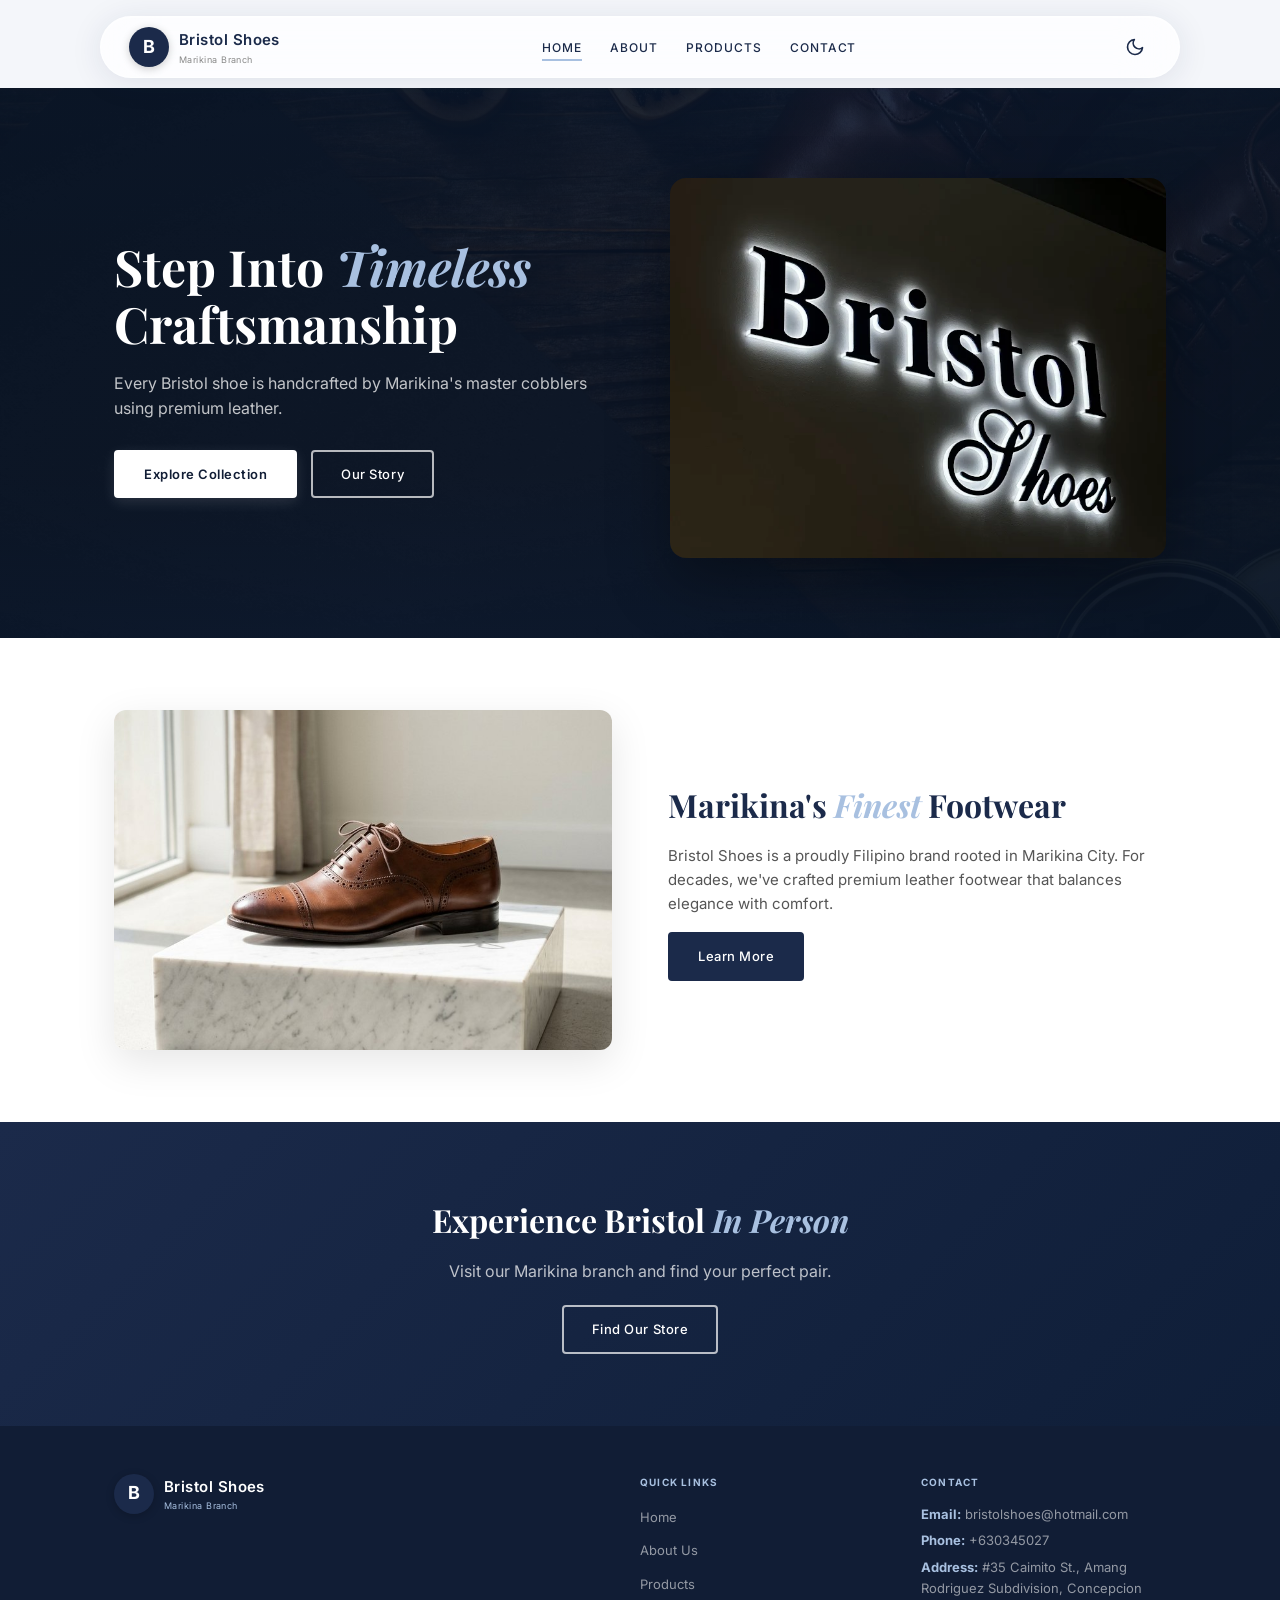
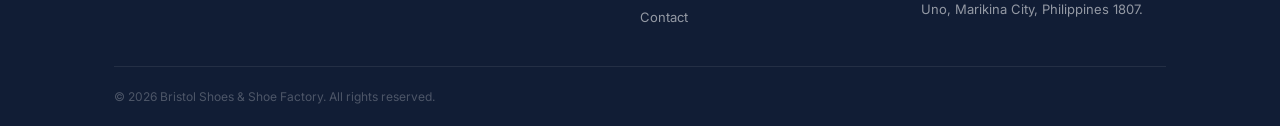
<file: index.html>
<!DOCTYPE html>
<html lang="en">
<head>
    <!--
        Lahat ng nasa loob ng <head> ay HINDI nakikita ng user.
        Pero super important ito kasi dito naka-load ang fonts, stylesheets,
        meta data, at analytics. Think of it as the backstage ng website naten.
    -->
    <!--
        GOOGLE ANALYTICS (Google Tag Manager)
        Purpose: Para malaman naten kung ilan ang nag-visit ng site, anong page
        ang pinakamaraming tinitingnan, san galing ang visitors, etc.
        async = ibig sabihin, nilo-load ito sa background habang naglo-load ang page.
        Kaya hindi nito pine-pause ang website load speed magaling siyang multitask.
        G-ZRHDGZWT0E = unique tracking ID ng Bristol Shoes website naten.
    -->
    <script async src="https://www.googletagmanager.com/gtag/js?id=G-ZRHDGZWT0E"></script>
    <script>
        window.dataLayer = window.dataLayer || [];
        function gtag() { dataLayer.push(arguments); } 
        gtag('js', new Date());         
        gtag('config', 'G-ZRHDGZWT0E'); 
    </script>
    
    <meta charset="UTF-8">
    <meta name="viewport" content="width=device-width, initial-scale=1.0">
    <meta name="description" content="Bristol Shoes Marikina - Handcrafted leather shoes for men and women.">

    <!-- Browser tab title ito ang nakikita sa tab ng browser at sa Google search results bilang page name. -->
    <title>Bristol Shoes Marikina - Home</title>

    <!--
        Favicon yung maliit na icon sa browser tab sa tabi ng page title.
        Ginagamit naten ang SVG format kasi scalable siya hindi mag-blurry kahit anong size.
    -->
    <link rel="icon" type="image/svg+xml" href="images/favicon.svg">

    <!--
        External CSS dito nilo-load ang style.css naten.
        "External" = separate file ang CSS, hindi inline inside the HTML.
        Mas organized kasi naka-separate ang structure (HTML) at design (CSS).
        rel="stylesheet" = sinasabi sa browser na CSS file ito, hindi ibang link.
    -->
    <link rel="stylesheet" href="css/style.css">
</head>

<body>
    <!--
        Lahat ng nakikita ng user sa screen ay nasa loob ng <body>.
        Ginagamit naten ang "semantic HTML"  ibig sabihin gumagamit tayo ng
        <nav>, <section>, <footer> etc. na may meaning, hindi lang generic <div>.
        Mas naiintindihan ng Google at screen readers ang semantic HTML.
    -->

    <!-- NAVIGATION BAR
         Ito ang top bar na lagi nakikita ng user kahit mag-scroll siya.
         "Fixed" ang positioning nito kaya hindi ito nawawala sa view.
         Gamit naten ang <nav> na semantic tag para malaman ng screen readers
         na navigation links ito, hindi ordinary content. -->
    <nav>
        <div class="wrap">
            <!--
                Logo naka-wrap sa <a href="index.html"> para pag clinick,
                bumabalik sa homepage. .logo-icon = yung bilog na "B",
                .logo-name = yung text na "Bristol Shoes".
                Pag clinick ang buong logo, pareho silang clickable.
            -->
            <a href="index.html" class="logo">
                <div class="logo-icon">B</div>
                <div>
                    <span class="logo-name">Bristol Shoes</span>
                    <span class="logo-sub">Marikina Branch</span>
                </div>
            </a>

            <!--
                Desktop navigation links visible lang ito sa malaking screens (tablets, laptops, desktops).
                Sa mobile, tinatago to ng CSS at gagawing hamburger menu.
                class="active" sa "Home" = nag-hi-highlight ito ng current page link
                para malaman ng user kung nasaan siya ngayon sa website.
            -->
            <ul class="nav-links">
                <li><a href="index.html" class="active">Home</a></li>
                <li><a href="about.html">About</a></li>
                <li><a href="products.html">Products</a></li>
                <li><a href="contact.html">Contact</a></li>
            </ul>

            <!-- Right side ng navbar: theme toggle button + hamburger button -->
            <div style="display: flex; align-items: center; gap: 8px;">
                <!--
                    THEME TOGGLE BUTTON
                    Pag clinick, mag-s-switch ang site from Light Mode to Dark Mode (or vice versa).
                    Walang hardcoded icon dito sa HTML si theme.js ang maglalagay ng ☀️/🌙 icon dynamically.
                    Ginawakoto para mas malinis ang HTML code.
                    Naaalaladin niya ang pinili ng user via localStorage para kahit mag-refresh ka, Hindi mare-reset.
                -->
                <button id="theme-toggle" class="theme-nav-btn" aria-label="Toggle Theme"></button>

                <!--
                    HAMBURGER MENU BUTTON visible ONLY on mobile screens.
                    Yung tatlong <span> = tatlong horizontal lines na kinakatawan ng ≡ (hamburger icon).
                    Pag clinick, si scroll.js ang nagda-detect at nag-a-add ng "open" class
                    sa mobile menu para lumabas siya sa screen.
                    aria-expanded="false" = sinasabi sa screen readers na naka-close pa ang menu.
                -->
                <button class="nav-toggle" id="nav-toggle" aria-label="Menu" aria-expanded="false">
                    <span></span><span></span><span></span>
                </button>
            </div>
        </div>
    </nav>

    <!-- MOBILE NAVIGATION DROPDOWN
         Ito ang hidden menu na lumalabas pag clinick ang hamburger button sa mobile.
         By default, invisible ito (CSS hides it using opacity:0 and pointer-events:none).
         Si scroll.js ang naglalagay ng class="open" para ilabas ito,
         at tinatanggal ang class para itago ulit. -->
    <div class="mobile-nav-menu" id="mobile-nav-menu">
        <a href="index.html" class="active">Home</a>
        <a href="about.html">About</a>
        <a href="products.html">Products</a>
        <a href="contact.html">Contact</a>
    </div>

    <!-- ============================================================
         HERO SECTION
         Ito ang pinaka-unang makikita ng visitor pag nag-land sa site.
         Ang goal: agad malaman ng user kung ano ang binibenta naten + i-hook sila.
         Laman: big headline, short description, at dalawang call-to-action (CTA) buttons.
         Importante ang hero section kasi ito ang "first impression" ng site.
         ============================================================ -->
    <section class="hero">
        <div class="wrap">
            <div class="hero-text">
                <!--
                    <h1> = pinaka-importanteng heading sa buong page.
                    Rule: ISA LANG dapat ang <h1> per page.
                    Ito ang pinaka-binabasa ng Google para malaman kung ano ang topic ng page.
                    <em> = emphasis tag, nag-i-italicize ng word para sa visual effect.
                -->
                <h1>Step Into <em>Timeless</em> Craftsmanship</h1>
                <p>Every Bristol shoe is handcrafted by Marikina's master cobblers using premium leather.</p>

                <div class="hero-btns">
                    <!-- .btn = solid filled button (dark background). .btn-outline = transparent button with border. -->
                    <a href="products.html" class="btn">Explore Collection</a>
                    <a href="about.html" class="btn-outline">Our Story</a>
                </div>
            </div>

            <div class="hero-img">
                <img src="images/Bristol.png" alt="Bristol handcrafted leather shoes">
            </div>
        </div>
    </section>

    <!-- ABOUT PREVIEW SECTION
         Hindi ito yung full about page sneak peek lang ito.
         Two-column layout: image sa kaliwa, text sa kanan.
         Purpose nito mabigyan ng background story ang brand at i-guide ang user
         papunta sa full About page via "Learn More" button. -->
    <section class="section-white">
        <div class="wrap two-col">
            <div class="col">
                <img src="images/premium_oxford.jpg" alt="Premium brown leather oxford shoe on marble">
            </div>
            <div class="col">
                <h2>Marikina's <em>Finest</em> Footwear</h2>
                <p>Bristol Shoes is a proudly Filipino brand rooted in Marikina City. For decades, we've crafted premium
                    leather footwear that balances elegance with comfort.</p>
                <a href="about.html" class="btn">Learn More</a>
            </div>
        </div>
    </section>


    <!-- CALL TO ACTION (CTA) SECTION
         Dark navy background na may malaking text at button.
         Purpose neto i-convince ang user na puntahan ang physical store.
         CTA sections are the most important conversion tools sa website
         sila ang nagsasabi sa users kung ano ang gagawin nila next. -->
    <section class="section-navy">
        <div class="wrap">
            <h2>Experience Bristol <em>In Person</em></h2>
            <p>Visit our Marikina branch and find your perfect pair.</p>
            <a href="contact.html" class="btn-outline">Find Our Store</a>
        </div>
    </section>

    <!-- FOOTER
         Ito ang nasa pinaka-ibaba ng bawat page consistent across all pages.
         Laman: logo, quick navigation links, at contact details ng store.
         Purpose: kahit saan page ka man, lagi mong makikita ang contact info
         at links para madaling mag-navigate kahit walang scroll back to top.-->
    <footer>
        <div class="wrap">
            <div class="footer-row">

                <!-- Brand column: logo + tagline ng store sa footer -->
                <div class="footer-wide">
                    <a href="index.html" class="logo">
                        <div class="logo-icon">B</div>
                        <div>
                            <span class="logo-name">Bristol Shoes</span>
                            <span class="logo-sub">Marikina Branch</span>
                        </div>
                    </a>
                </div>

                <!-- Quick navigation links na naka-ulit sa footer para sa convenience ng users na hindi na mag-scroll up -->
                <div class="footer-col">
                    <h4>Quick Links</h4>
                    <ul>
                        <li><a href="index.html">Home</a></li>
                        <li><a href="about.html">About Us</a></li>
                        <li><a href="products.html">Products</a></li>
                        <li><a href="contact.html">Contact</a></li>
                    </ul>
                </div>

                <!-- Contact info ng store para hindi na kailangan pumunta pa sa Contact page para makita ang address/number -->
                <div class="footer-col footer-contact">
                    <h4>Contact</h4>
                    <p><strong>Email:</strong> bristolshoes@hotmail.com</p>
                    <p><strong>Phone:</strong> +630345027</p>
                    <p><strong>Address:</strong> #35 Caimito St., Amang Rodriguez Subdivision, Concepcion Uno, Marikina
                        City, Philippines 1807.</p>
                </div>
            </div>

            <div class="footer-bottom">
                <p>&copy; 2026 Bristol Shoes &amp; Shoe Factory. All rights reserved.</p>
            </div>
        </div>
    </footer>
    <script src="js/theme.js"></script>
    <script src="js/scroll.js"></script>

</body>

</html>
</file>
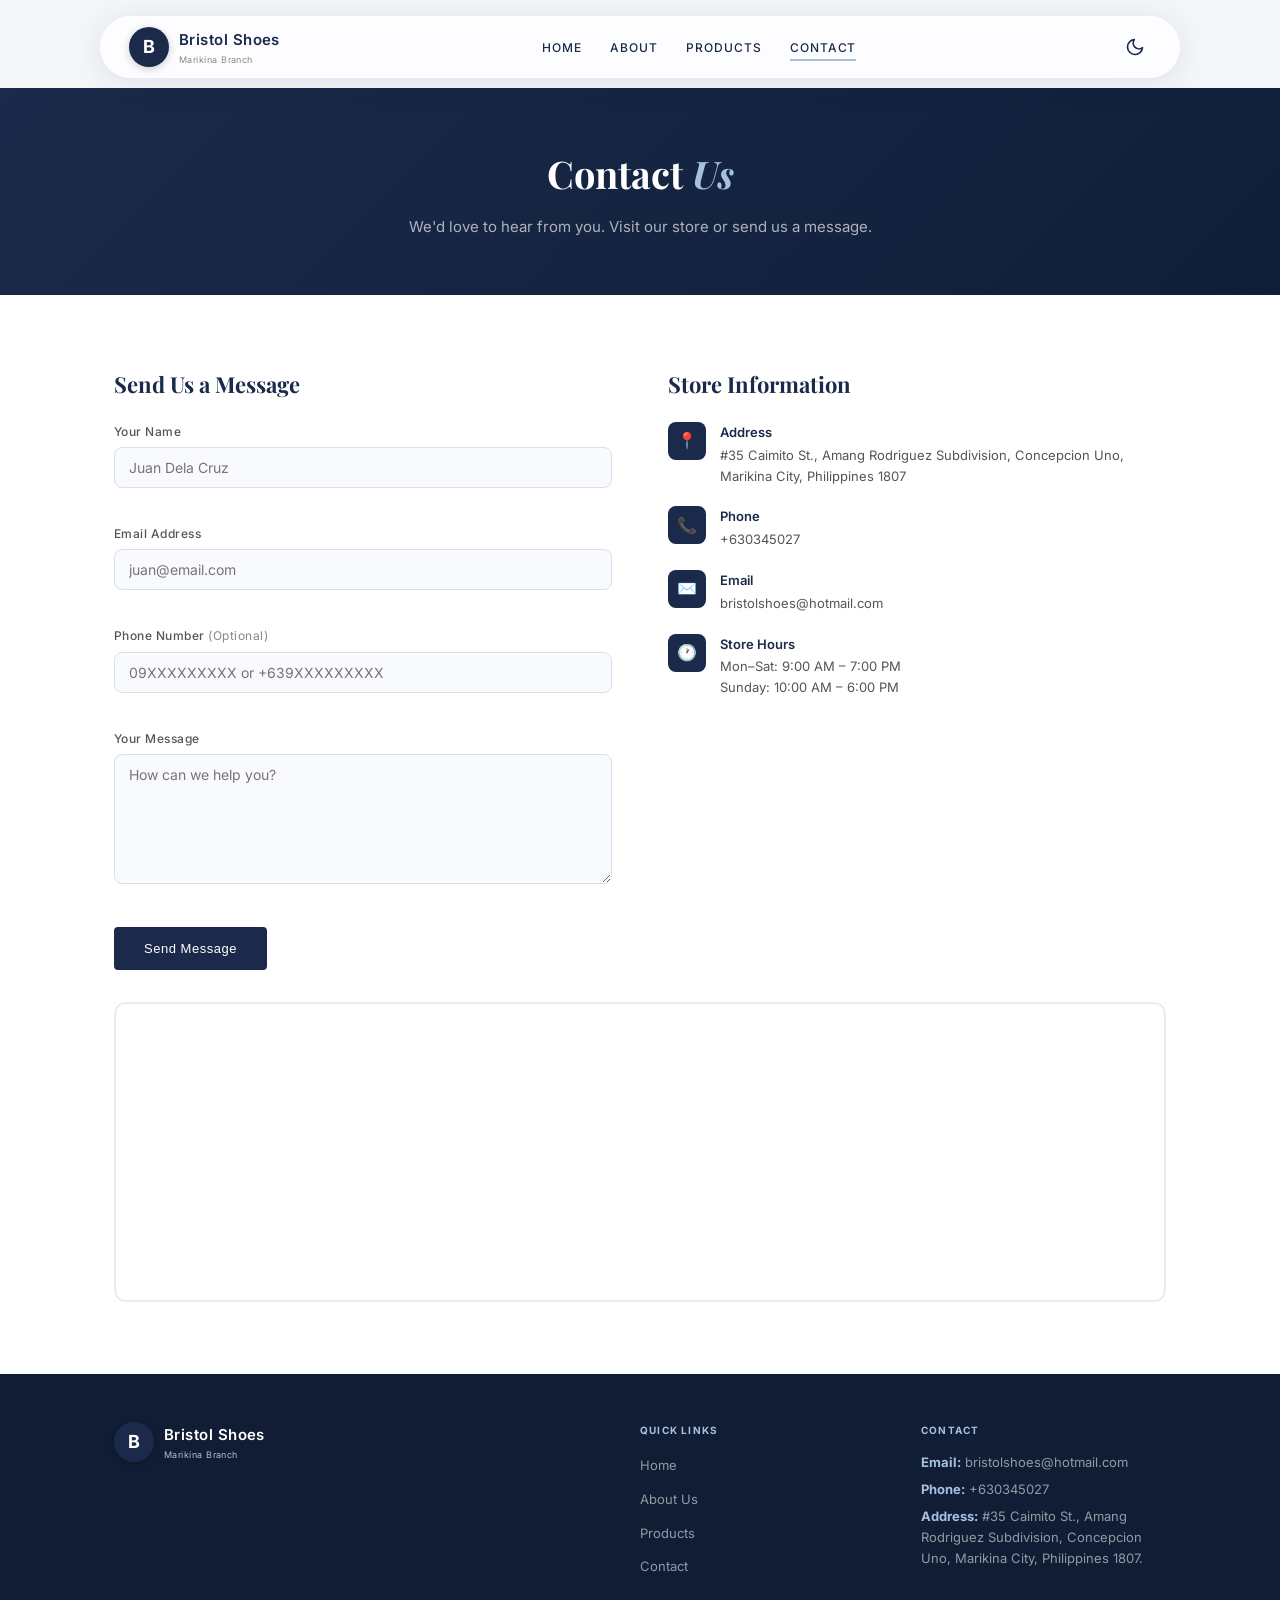
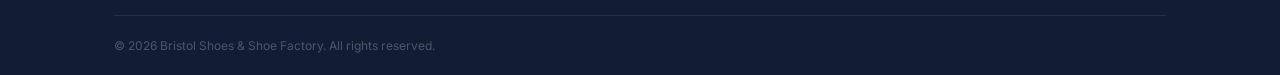
<file: contact.html>
<!DOCTYPE html>
<!--
    DOCTYPE = first line palagi. Sinasabi sa browser: "HTML5 ang format nito."
    Without this, ang browser mag-a-assume ng lumang rules — inconsistent ang rendering.
-->
<html lang="en">
<!-- lang="en" = para malaman ng Google at screen readers na English ang content ng page na ito. -->

<head>
    <!--
        <head> = invisible sa user pero critical sa browser.
        Dito nilo-load ang stylesheets, analytics, at meta information.
        Parang backstage — hindi nakikita pero importante para gumana ang buong show.
    -->

    <!--
        Google Tag Manager — para ma-track ang visitors ng site.
        Nalalaman naten: gano kadami nag-visit, san galing, anong pages ang pinakamadalas binubuksan.
        async = nilo-load sa background para hindi maapektuhan ang page speed.
        G-ZRHDGZWT0E = unique tracking ID ng Bristol Shoes naten.
    -->
    <script async src="https://www.googletagmanager.com/gtag/js?id=G-ZRHDGZWT0E"></script>
    <script>
        // Ini-initialize ang Google Analytics.
        // dataLayer = array na nag-iimbak ng lahat ng events (clicks, page loads, etc.)
        window.dataLayer = window.dataLayer || [];
        function gtag() { dataLayer.push(arguments); } // gtag() = function para mag-send ng data sa Google
        gtag('js', new Date());          // I-record ang oras ng page load
        gtag('config', 'G-ZRHDGZWT0E'); // I-connect sa ating Analytics account
    </script>

    <!-- UTF-8 = pwedeng mag-display ng Filipino characters, emojis, ₱ sign, at kahit anong special char. -->
    <meta charset="UTF-8">

    <!--
        Viewport meta tag — ito ang nagpa-responsive ng website sa mobile.
        width=device-width = gamitin ang lapad ng phone/tablet screen bilang lapad ng page.
        initial-scale=1.0  = huwag mag-zoom sa simula — 1:1 ratio.
        Kung wala ito: mag-zo-zoom out ang mobile browser — maliliit lahat.
    -->
    <meta name="viewport" content="width=device-width, initial-scale=1.0">

    <!--
        SEO description — lumalabas ito sa Google search results sa ilalim ng page title.
        Ito ang "elevator pitch" ng page para sa users na nag-search sa Google.
        Kapag maganda ang description, mas maraming nag-ci-click ng link.
    -->
    <meta name="description" content="Contact Bristol Shoes Marikina - visit our store or send us a message.">

    <!-- Browser tab title at Google search result page name. -->
    <title>Contact Us - Bristol Shoes Marikina</title>

    <!--
        Favicon = icon sa browser tab.
        SVG format = vector-based, hindi mag-blurry kahit anong size.
    -->
    <link rel="icon" type="image/svg+xml" href="images/favicon.svg">

    <!--
        External CSS file — hiwalay na file para malinis at organized ang code.
        rel="stylesheet" = sinasabi sa browser na CSS file ito.
    -->
    <link rel="stylesheet" href="css/style.css">
</head>

<body>
    <!-- Lahat ng nakikita ng user ay nandito. Gumagamit tayo ng semantic HTML para organized ang structure. -->

    <!-- ============================================================
         NAVIGATION BAR
         Fixed top bar — hindi gumagalaw kahit mag-scroll ang user.
         Consistent across all pages para hindi nalilito ang users sa navigation.
         <nav> = semantic tag na sinasabi sa screen readers na navigation ito.
         ============================================================ -->
    <nav>
        <div class="wrap">
            <!--
                Logo — naka-wrap sa <a> para maging clickable.
                Pag clinick ang logo anytime, bumabalik sa homepage.
                .logo-icon = "B" circle, .logo-name = brand name text.
            -->
            <a href="index.html" class="logo">
                <div class="logo-icon">B</div>
                <div>
                    <span class="logo-name">Bristol Shoes</span>
                    <span class="logo-sub">Marikina Branch</span>
                </div>
            </a>

            <!--
                Desktop nav links — visible sa big screens, hidden sa mobile (CSS controls this).
                class="active" naka-lagay sa "Contact" — ibig sabihin ito ang current page.
                Ang CSS ang naglalagay ng underline/highlight sa active na link.
            -->
            <ul class="nav-links">
                <li><a href="index.html">Home</a></li>
                <li><a href="about.html">About</a></li>
                <li><a href="products.html">Products</a></li>
                <li><a href="contact.html" class="active">Contact</a></li>
            </ul>

            <!-- Right side: theme toggle + hamburger menu -->
            <div style="display: flex; align-items: center; gap: 8px;">
                <!--
                    Theme toggle button — switches light/dark mode.
                    Icon (sun/moon) ay ini-inject ni theme.js dynamically — blangko ito sa HTML.
                    Naaalala ang preference ng user via localStorage kahit mag-refresh.
                -->
                <button id="theme-toggle" class="theme-nav-btn" aria-label="Toggle Theme"></button>

                <!--
                    Hamburger button — tatlong <span> = tatlong linya (≡ icon).
                    Visible lang sa mobile. Si scroll.js ang nagbu-buksan ng mobile dropdown menu.
                    aria-expanded="false" = para sa screen readers — sinasabi na naka-closed ang menu.
                -->
                <button class="nav-toggle" id="nav-toggle" aria-label="Menu" aria-expanded="false">
                    <span></span><span></span><span></span>
                </button>
            </div>
        </div>
    </nav>

    <!-- ============================================================
         MOBILE NAVIGATION DROPDOWN
         Hidden menu na lumalabas pag clinick ang hamburger sa mobile.
         Default: invisible (opacity: 0, pointer-events: none sa CSS).
         Si scroll.js ang nagla-lagay ng class="open" para i-show ito.
         ============================================================ -->
    <div class="mobile-nav-menu" id="mobile-nav-menu">
        <a href="index.html">Home</a>
        <a href="about.html">About</a>
        <a href="products.html">Products</a>
        <a href="contact.html" class="active">Contact</a>
    </div>

    <!-- ============================================================
         PAGE HEADER
         Dark navy banner sa tuktok ng Contact page.
         Agad sinasabi sa user kung anong page siya — "Contact Us."
         Consistent look with other inner pages (About, Products) para uniform ang feel.
         ============================================================ -->
    <section class="page-header">
        <div class="wrap">
            <!--
                <h1> = pinaka-important heading, ISA LANG per page.
                <em> = italicizes the word para sa visual flair.
            -->
            <h1>Contact <em>Us</em></h1>
            <p>We'd love to hear from you. Visit our store or send us a message.</p>
        </div>
    </section>

    <!-- ============================================================
         CONTACT FORM + STORE INFO SECTION
         Two-column layout: form sa kaliwa, store info sa kanan.
         Purpose: dalawang paraan para maka-reach si Bristol —
         either mag-fill ng form o tingnan ang store details.
         ============================================================ -->
    <section class="section-white">
        <div class="wrap">
            <div class="contact-row">

                <!-- Left Column: Contact Form -->
                <div>
                    <h3>Send Us a Message</h3>

                    <!--
                        Success message — hidden by default (style="display:none").
                        Kapag successfully na-submit ang form at natanggap ng server,
                        si form.js ang mag-a-show nito at magtatago ng form.
                        ✅ icon + "Message Sent!" headline para ma-confirm sa user na ok na.
                    -->
                    <div id="form-success" class="form-success" style="display:none;">
                        <span class="success-icon">✅</span>
                        <h3>Message Sent!</h3>
                        <p>Thank you for reaching out. We'll get back to you within 1–2 business days.</p>
                    </div>

                    <!--
                        Contact form — id="contact-form" para ma-target ng form.js.
                        Walang action= attribute kasi si form.js ang bahala sa pag-send ng data
                        via fetch() API papunta sa Formspree (third-party email service).
                    -->
                    <form id="contact-form">

                        <!-- Name field — required, pinaka-basic na validation. -->
                        <div class="form-group">
                            <label for="name">Your Name</label>
                            <!--
                                type="text" = text input lang.
                                required = HTML5 built-in validation — hindi ma-submit ang form kung blangko ito.
                                placeholder = grayed-out example text para malaman ng user kung ano ang ilalagay.
                            -->
                            <input type="text" id="name" name="name" placeholder="Juan Dela Cruz" required>
                            <!-- .field-error = empty span — si form.js ang maglalagay ng error message dito kapag invalid ang input -->
                            <span class="field-error"></span>
                        </div>

                        <!-- Email field — type="email" auto-validates basic email format (must have @) -->
                        <div class="form-group">
                            <label for="email">Email Address</label>
                            <input type="email" id="email" name="email" placeholder="juan@email.com" required>
                            <span class="field-error"></span>
                        </div>

                        <!-- Phone field — optional, kaya walang required attribute -->
                        <div class="form-group">
                            <label for="phone">Phone Number <span class="optional">(Optional)</span></label>
                            <!--
                                type="tel" = para sa phone numbers.
                                Walang required = optional ito, pero si form.js mag-va-validate pa rin
                                kung may laman para masiguro PH format lang ang tinatanggap (09XXXXXXXXX).
                            -->
                            <input type="tel" id="phone" name="phone" placeholder="09XXXXXXXXX or +639XXXXXXXXX">
                            <span class="field-error"></span>
                        </div>



                        <!-- Message field — <textarea> para sa multi-line input, hindi single line like <input> -->
                        <div class="form-group">
                            <label for="message">Your Message</label>
                            <!--
                                <textarea> = para sa mahabang text.
                                Si form.js ang nagva-validate na hindi less than 10 characters ang message.
                            -->
                            <textarea id="message" name="message" placeholder="How can we help you?"
                                required></textarea>
                            <span class="field-error"></span>
                        </div>

                        <!-- Submit button — pag clinick, si form.js ang sumasalo ng "submit" event at magva-validate -->
                        <button type="submit" class="btn">Send Message</button>
                    </form>
                </div>

                <!-- Right Column: Store Information -->
                <div>
                    <h3>Store Information</h3>

                    <!--
                        Bawat .info-item = isang row ng store info (icon + details).
                        .info-icon = emoji icon (📍📞✉️🕐) na naka-style bilang colored box.
                        Layout: flex row — icon sa kaliwa, text sa kanan.
                    -->
                    <div class="info-item">
                        <div class="info-icon">📍</div>
                        <div>
                            <h4>Address</h4>
                            <p>#35 Caimito St., Amang Rodriguez Subdivision, Concepcion Uno, Marikina City, Philippines
                                1807</p>
                        </div>
                    </div>
                    <div class="info-item">
                        <div class="info-icon">📞</div>
                        <div>
                            <h4>Phone</h4>
                            <p>+630345027</p>
                        </div>
                    </div>
                    <div class="info-item">
                        <div class="info-icon">✉️</div>
                        <div>
                            <h4>Email</h4>
                            <p>bristolshoes@hotmail.com</p>
                        </div>
                    </div>
                    <div class="info-item">
                        <div class="info-icon">🕐</div>
                        <div>
                            <h4>Store Hours</h4>
                            <p>Mon–Sat: 9:00 AM – 7:00 PM</p>
                            <p>Sunday: 10:00 AM – 6:00 PM</p>
                        </div>
                    </div>
                </div>

            </div>

            <!-- ============================================================
                 GOOGLE MAPS EMBED
                 Hindi ito sariling code naten — kinopya ito mula sa Google Maps "Embed" feature.
                 <iframe> = embedded frame na nagpapakita ng ibang website/app inside ating page.
                 allowfullscreen = pwedeng i-fullscreen ang map.
                 loading="lazy" = hindi agad nilo-load ang map — hihintayin munang visible ito sa screen
                                  para hindi mapabagal ang initial page load.
                 title = accessibility attribute para sa screen readers.
                 ============================================================ -->
            <div class="map">
                <iframe
                    src="https://www.google.com/maps/embed?pb=!1m18!1m12!1m3!1d3860.5!2d121.1134!3d14.6407!2m3!1f0!2f0!3f0!3m2!1i1024!2i768!4f13.1!3m3!1m2!1s0x3397b9f!2sConcepcion%20Uno%2C%20Marikina!5e0!3m2!1sen!2sph!4v1"
                    allowfullscreen="" loading="lazy" title="Bristol Shoes Marikina on Google Maps">
                </iframe>
            </div>
        </div>
    </section>

    <!-- ============================================================
         FOOTER
         Same footer na naka-ulit sa lahat ng pages — consistent na user experience.
         Laman: logo, quick links, at contact info para hindi na kailangang mag-scroll up.
         ============================================================ -->
    <footer>
        <div class="wrap">
            <div class="footer-row">
                <!-- Brand logo at name sa footer -->
                <div class="footer-wide">
                    <a href="index.html" class="logo">
                        <div class="logo-icon">B</div>
                        <div>
                            <span class="logo-name">Bristol Shoes</span>
                            <span class="logo-sub">Marikina Branch</span>
                        </div>
                    </a>
                </div>

                <!-- Quick navigation links sa footer — para hindi na kailangang mag-scroll up para mag-navigate -->
                <div class="footer-col">
                    <h4>Quick Links</h4>
                    <ul>
                        <li><a href="index.html">Home</a></li>
                        <li><a href="about.html">About Us</a></li>
                        <li><a href="products.html">Products</a></li>
                        <li><a href="contact.html">Contact</a></li>
                    </ul>
                </div>

                <!-- Contact details ng store para convenient sa users kahit saan page sila -->
                <div class="footer-col footer-contact">
                    <h4>Contact</h4>
                    <p><strong>Email:</strong> bristolshoes@hotmail.com</p>
                    <p><strong>Phone:</strong> +630345027</p>
                    <p><strong>Address:</strong> #35 Caimito St., Amang Rodriguez Subdivision, Concepcion Uno, Marikina
                        City, Philippines 1807.</p>
                </div>
            </div>

            <!--
                Copyright text. &copy; = © symbol, &amp; = & symbol.
                HTML entities ang ginagamit para sa special characters.
            -->
            <div class="footer-bottom">
                <p>&copy; 2026 Bristol Shoes &amp; Shoe Factory. All rights reserved.</p>
            </div>
        </div>
    </footer>

    <!--
        JavaScript files — naka-load sa DULO ng body para siguradong nandoon na lahat ng HTML
        bago mag-run ang JS code. Kung sa head ilagay: walang makikita ang JS — null lahat.
        
        form.js   = nagha-handle ng contact form validation at pag-send ng data sa Formspree
        theme.js  = light/dark mode switching + naaalala ang preference via localStorage
        scroll.js = hamburger menu toggle, scroll animations, navbar shadow effect
    -->
    <script src="js/form.js"></script>

    <script src="js/theme.js"></script>
    <script src="js/scroll.js"></script>

</body>

</html>
</file>
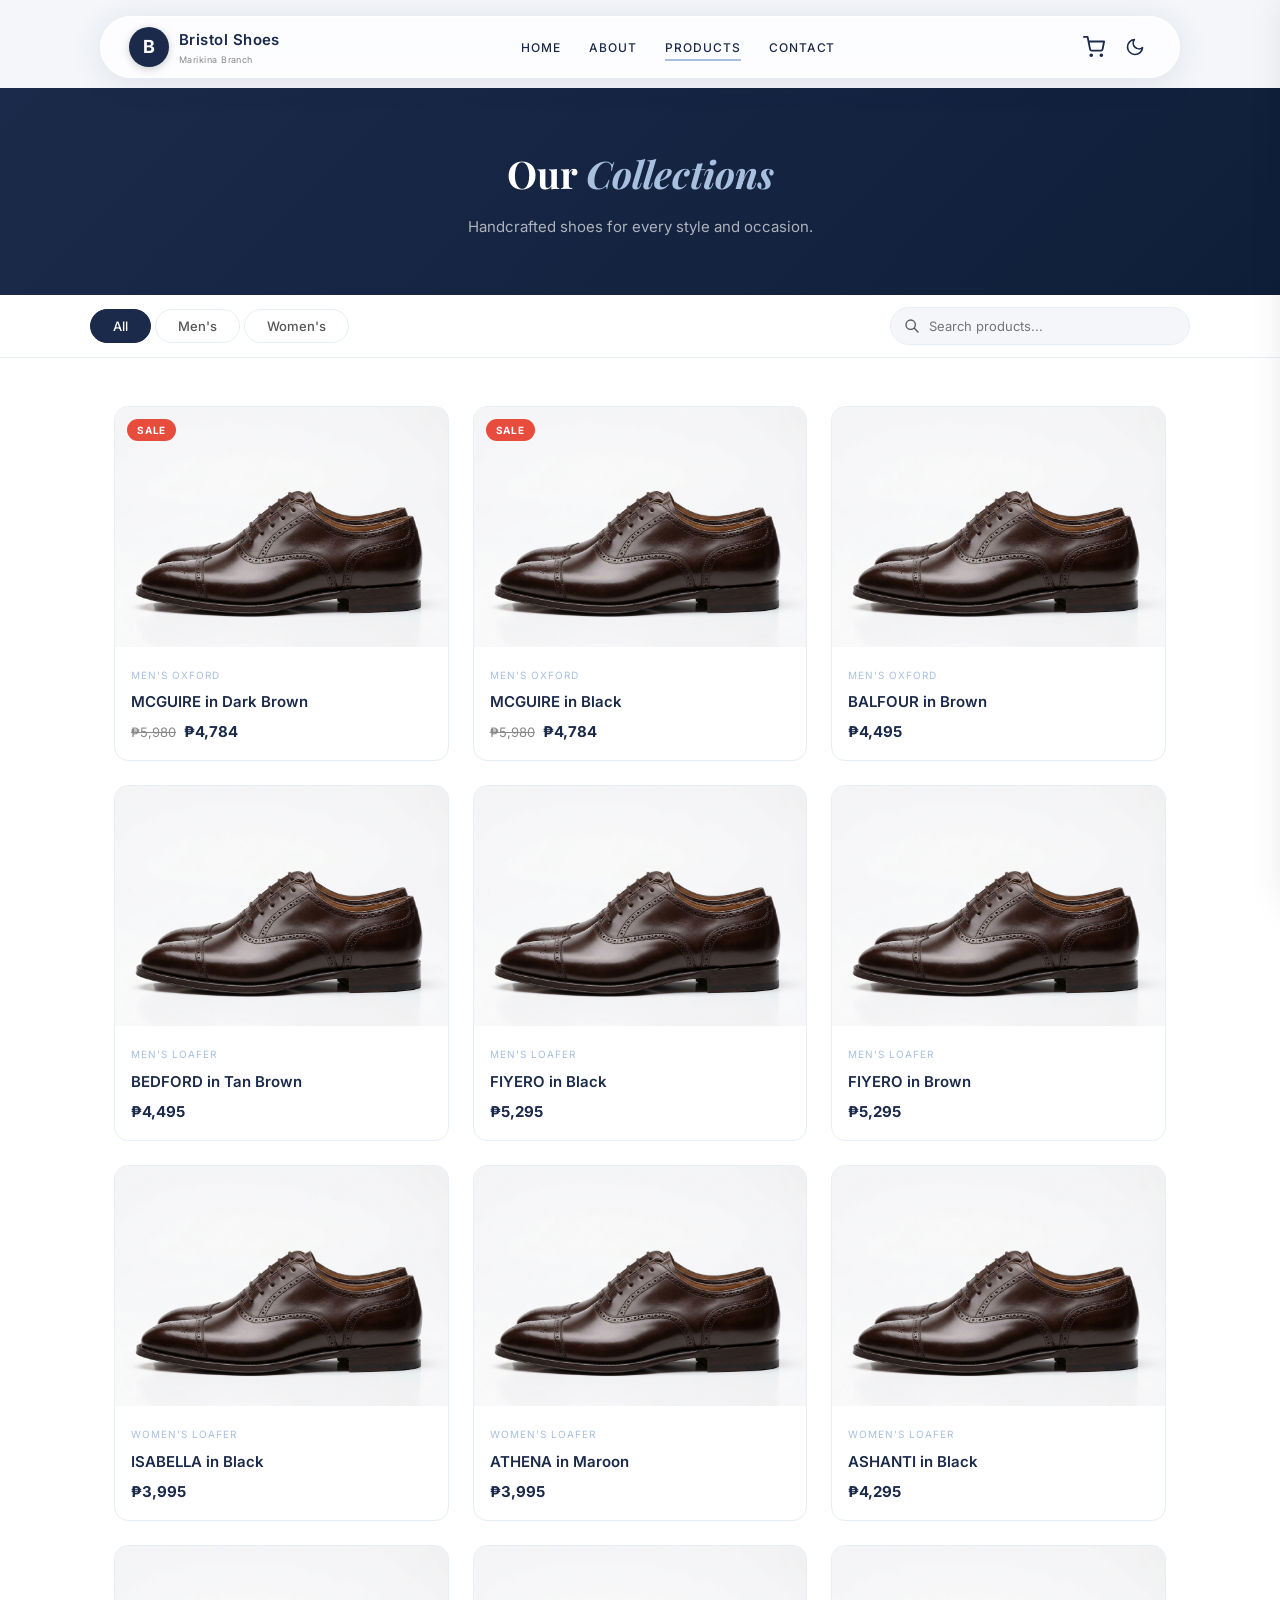
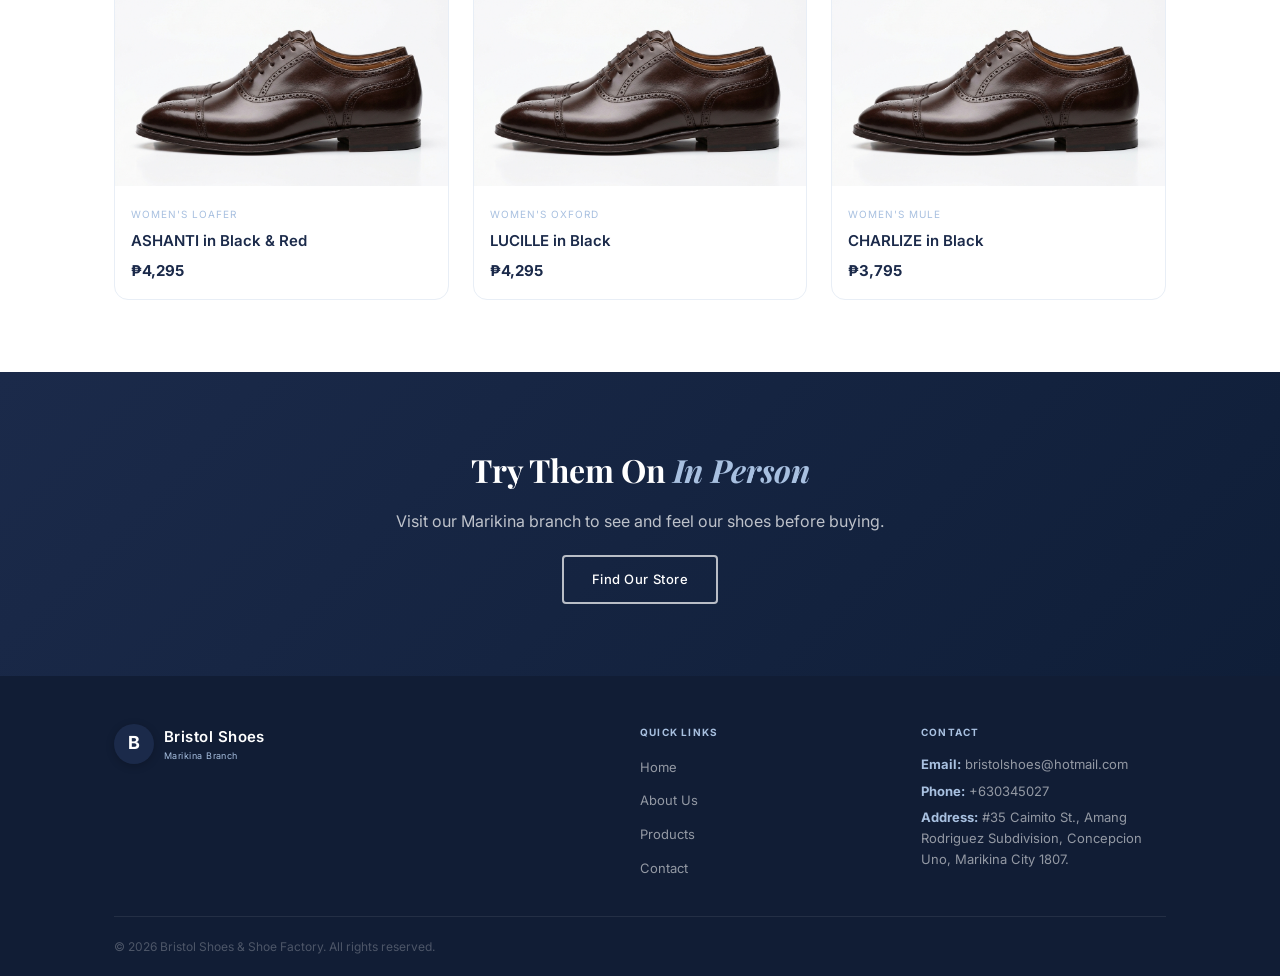
<file: products.html>
<!DOCTYPE html>
<!-- DOCTYPE = sinasabi sa browser na HTML5 format ito. Always first line, no exceptions. -->
<html lang="en">
<!-- lang="en" = para malaman ng Google at screen readers na English ang content. -->

<head>
    <!-- <head> = invisible sa user pero critical — dito naka-load ang styles, analytics, at meta info. -->

    <!-- Google Analytics — tracks visitor data. async = loads in background, hindi nino-noisy ang page load. -->
    <script async src="https://www.googletagmanager.com/gtag/js?id=G-ZRHDGZWT0E"></script>
    <script>
        // dataLayer = array na nag-iimbak ng lahat ng analytics events (page views, clicks, etc.)
        window.dataLayer = window.dataLayer || [];
        function gtag() { dataLayer.push(arguments); } // gtag() = function para mag-send ng data sa Google
        gtag('js', new Date());          // I-record ang oras ng page load
        gtag('config', 'G-ZRHDGZWT0E'); // I-connect sa ating Analytics account
    </script>

    <!-- UTF-8 = para pwedeng mag-display ng ₱ sign, Filipino text, emojis, at lahat ng special characters. -->
    <meta charset="UTF-8">

    <!--
        Viewport meta tag — ito ang nagpa-mobile-responsive ng site.
        width=device-width = gamitin ang screen width ng device bilang page width.
        initial-scale=1.0  = huwag mag-zoom sa simula.
    -->
    <meta name="viewport" content="width=device-width, initial-scale=1.0">

    <!-- SEO description — ito ang lumalabas sa Google search results sa ilalim ng page title. -->
    <meta name="description"
        content="Browse Bristol Shoes collections - handcrafted men's and women's leather shoes from Marikina.">

    <!-- Tab title at Google search result page name. -->
    <title>Products - Bristol Shoes Marikina</title>

    <!-- Favicon = yung maliit na icon sa browser tab. SVG = hindi mag-blurry sa kahit anong size. -->
    <link rel="icon" type="image/svg+xml" href="images/favicon.svg">

    <!-- style.css = main styles ng lahat ng pages (nav, footer, buttons, sections). -->
    <link rel="stylesheet" href="css/style.css">
    <!-- shop.css = specific styles para sa Products page lang (product grid, modal, cart, checkout). -->
    <link rel="stylesheet" href="css/shop.css">
</head>


<body>

    <!-- ============================================================
         NAVIGATION BAR
         Fixed top bar na laging visible kahit mag-scroll. Consistent sa lahat ng pages.
         <nav> = semantic tag para malaman ng screen readers na navigation ito.
         ============================================================ -->
    <nav>
        <div class="wrap">
            <!-- Logo — naka-wrap sa <a> para maging clickable. Clinick = babalik sa homepage. -->
            <a href="index.html" class="logo">
                <div class="logo-icon">B</div>
                <div>
                    <span class="logo-name">Bristol Shoes</span>
                    <span class="logo-sub">Marikina Branch</span>
                </div>
            </a>

            <!--
                Desktop nav links — visible sa big screens, CSS hides ito sa mobile.
                class="active" nasa "Products" — ibig sabihin ito ang current page na binubuksan ng user.
            -->
            <ul class="nav-links">
                <li><a href="index.html">Home</a></li>
                <li><a href="about.html">About</a></li>
                <li><a href="products.html" class="active">Products</a></li>
                <li><a href="contact.html">Contact</a></li>
            </ul>

            <div style="display: flex; align-items: center; gap: 8px;">
                <!--
                    Cart icon button — pag clinick, nagbu-bukas ng cart sidebar.
                    SVG inline = scalable vector icon ng shopping cart.
                    onclick="openCartSidebar()" = direktang tinatawag ang JS function pag clinick.
                    #cart-badge = yung maliit na red circle na nagpapakita ng item count sa cart.
                    Hidden by default (display:none) — lalabas lang pag may laman ang cart.
                -->
                <button id="cart-icon" class="cart-nav-btn" onclick="openCartSidebar()" aria-label="Open cart">
                    <svg width="22" height="22" viewBox="0 0 24 24" fill="none" stroke="currentColor" stroke-width="2"
                        stroke-linecap="round" stroke-linejoin="round">
                        <circle cx="9" cy="21" r="1" />
                        <circle cx="20" cy="21" r="1" />
                        <path d="M1 1h4l2.68 13.39a2 2 0 0 0 2 1.61h9.72a2 2 0 0 0 2-1.61L23 6H6" />
                    </svg>
                    <!-- Cart badge — yung numero sa ibabaw ng cart icon. Si shop.js ang nag-a-update ng number dito. -->
                    <span id="cart-badge" class="cart-badge" style="display:none">0</span>
                </button>

                <!-- Theme toggle — switches light/dark mode. Icon ini-inject ni theme.js, hindi hardcoded dito. -->
                <button id="theme-toggle" class="theme-nav-btn" aria-label="Toggle Theme"></button>

                <!--
                    Hamburger button — tatlong <span> = tatlong linya (≡).
                    Visible sa mobile lang. Si scroll.js ang nagbu-bukas ng mobile menu pag clinick ito.
                -->
                <button class="nav-toggle" id="nav-toggle" aria-label="Menu" aria-expanded="false">
                    <span></span><span></span><span></span>
                </button>
            </div>
        </div>
    </nav>

    <!-- ============================================================
         MOBILE NAVIGATION DROPDOWN
         Hidden menu na lumalabas pag clinick ang hamburger sa mobile.
         Si scroll.js ang nagdadagdag ng class="open" para ilabas ito.
         ============================================================ -->
    <div class="mobile-nav-menu" id="mobile-nav-menu">
        <a href="index.html">Home</a>
        <a href="about.html">About</a>
        <a href="products.html" class="active">Products</a>
        <a href="contact.html">Contact</a>
    </div>

    <!-- ============================================================
         PAGE HEADER
         Dark navy banner na nagsasabi sa user: "Nandito ka sa Products page."
         <h1> = pinaka-importanteng heading sa page — ISA LANG per page (SEO rule).
         ============================================================ -->
    <section class="page-header">
        <div class="wrap">
            <h1>Our <em>Collections</em></h1>
            <p>Handcrafted shoes for every style and occasion.</p>
        </div>
    </section>

    <!-- ============================================================
         FILTER TABS & SEARCH BAR
         Nagbibigay sa user ng paraan para i-filter ang products at mag-search.
         Si shop.js ang naghe-handle ng logic — pag clinick ang tab o nag-type sa search,
         nire-render ulit ang product grid based sa selected filter + search query.
         ============================================================ -->
    <section class="filter-bar-wrap">
        <div class="wrap">
            <div class="filter-bar">
                <!--
                    Filter buttons — data-filter attribute ang ginagamit ng shop.js para malaman
                    kung anong category ang pinili ng user.
                    class="active" sa "All" = default na naka-select ito pag load.
                -->
                <button class="filter-tab active" data-filter="all">All</button>
                <button class="filter-tab" data-filter="men">Men's</button>
                <button class="filter-tab" data-filter="women">Women's</button>
            </div>

            <div class="search-bar">
                <!-- SVG search icon na naka-absolute position sa loob ng input field (left side) -->
                <svg xmlns="http://www.w3.org/2000/svg" fill="none" viewBox="0 0 24 24" stroke="currentColor" stroke-width="2">
                    <path stroke-linecap="round" stroke-linejoin="round" d="M21 21l-6-6m2-5a7 7 0 11-14 0 7 7 0 0114 0z" />
                </svg>
                <!--
                    Search input — pag nag-type ang user dito, si shop.js ang nakikinig via "input" event listener.
                    Bawat keystroke, nire-re-render ang product grid para ipakita lang ang matching products.
                    autocomplete="off" = hindi mag-su-suggest ng previous searches ang browser.
                -->
                <input type="text" id="product-search" placeholder="Search products..." autocomplete="off">
            </div>
        </div>
    </section>

    <!-- ============================================================
         PRODUCT GRID
         Ito ay EMPTY na div sa HTML — si shop.js ang naglalagay ng products dito dynamically.
         Pag load ng page, binabasa ni shop.js ang PRODUCTS array niya at gine-generate ang HTML
         ng bawat product card at ini-inject dito sa #product-grid.
         ============================================================ -->
    <section class="section-white shop-section">
        <div class="wrap">
            <!-- #product-grid = empty container — puno ito ni shop.js ng product cards -->
            <div id="product-grid" class="product-grid"></div>
        </div>
    </section>

    <!-- CTA section — nag-e-encourage sa user na puntahan ang physical store -->
    <section class="section-navy">
        <div class="wrap">
            <h2>Try Them On <em>In Person</em></h2>
            <p>Visit our Marikina branch to see and feel our shoes before buying.</p>
            <a href="contact.html" class="btn-outline">Find Our Store</a>
        </div>
    </section>

    <!-- Footer — same sa lahat ng pages. Quick links + contact info. -->
    <footer>
        <div class="wrap">
            <div class="footer-row">
                <div class="footer-wide">
                    <a href="index.html" class="logo">
                        <div class="logo-icon">B</div>
                        <div>
                            <span class="logo-name">Bristol Shoes</span>
                            <span class="logo-sub">Marikina Branch</span>
                        </div>
                    </a>
                </div>
                <div class="footer-col">
                    <h4>Quick Links</h4>
                    <ul>
                        <li><a href="index.html">Home</a></li>
                        <li><a href="about.html">About Us</a></li>
                        <li><a href="products.html">Products</a></li>
                        <li><a href="contact.html">Contact</a></li>
                    </ul>
                </div>
                <div class="footer-col footer-contact">
                    <h4>Contact</h4>
                    <p><strong>Email:</strong> bristolshoes@hotmail.com</p>
                    <p><strong>Phone:</strong> +630345027</p>
                    <p><strong>Address:</strong> #35 Caimito St., Amang Rodriguez Subdivision, Concepcion Uno, Marikina
                        City 1807.</p>
                </div>
            </div>
            <!-- &copy; = © symbol, &amp; = & symbol — HTML entities for special characters. -->
            <div class="footer-bottom">
                <p>&copy; 2026 Bristol Shoes &amp; Shoe Factory. All rights reserved.</p>
            </div>
        </div>
    </footer>

    <!-- ============================================================
         PRODUCT QUICK-VIEW MODAL
         Ito ang pop-up window na lumalabas pag clinick ang isang product card.
         By default: invisible (opacity:0, visibility:hidden).
         Si shop.js ang nagdadagdag ng class="open" para ipakita ito at nag-i-inject ng product details.
         
         .modal-overlay = yung dark semi-transparent background sa likod ng modal.
         .modal-container = yung actual white/dark box na may product details.
         .modal-body = empty div — si shop.js ang maglalagay ng product image + details dito dynamically.
         ============================================================ -->
    <div id="product-modal" class="modal-overlay">
        <div class="modal-container">
            <!-- X button para isara ang modal. &times; = × symbol sa HTML. -->
            <button class="modal-close" onclick="closeModal()" aria-label="Close">&times;</button>
            <!-- Empty body — puno ito ng product info ni shop.js pag bumukas ang modal. -->
            <div class="modal-body"></div>
        </div>
    </div>

    <!-- ============================================================
         SIZE GUIDE MODAL
         Separate modal para sa size chart (EU/US/CM conversion table).
         Lumalabas pag clinick ang "Size Guide" link sa loob ng product modal.
         May table ng sizes at "Got it" button para isara.
         ============================================================ -->
    <div id="size-guide-modal" class="modal-overlay size-modal-overlay">
        <div class="modal-container size-container">
            <button class="modal-close" onclick="closeSizeGuide()">&times;</button>
            <h2 class="checkout-title">Size Guide</h2>
            <div class="checkout-body size-body">
                <p>Use the chart below to find your exact size based on centimeters. All Bristol shoes follow standard EU sizing.</p>
                
                <!--
                    Size conversion table — EU to US to CM.
                    <thead> = header row ng table (EU Size, US Size, CM Length).
                    <tbody> = actual data rows. Bawat <tr> = isang row ng size data.
                -->
                <table class="size-table">
                    <thead>
                        <tr>
                            <th>EU Size</th>
                            <th>US Size</th>
                            <th>CM (Length)</th>
                        </tr>
                    </thead>
                    <tbody>
                        <tr><td>39</td><td>6</td><td>24.5 cm</td></tr>
                        <tr><td>40</td><td>7</td><td>25.4 cm</td></tr>
                        <tr><td>41</td><td>8</td><td>26.2 cm</td></tr>
                        <tr><td>42</td><td>9</td><td>27.1 cm</td></tr>
                        <tr><td>43</td><td>10</td><td>27.9 cm</td></tr>
                        <tr><td>44</td><td>11</td><td>28.8 cm</td></tr>
                        <tr><td>45</td><td>12</td><td>29.6 cm</td></tr>
                    </tbody>
                </table>
                <button class="place-order-btn" onclick="closeSizeGuide()">Got it</button>
            </div>
        </div>
    </div>

    <!-- ============================================================
         CART SIDEBAR
         Yung sliding panel na lumalabas mula sa kanan pag clinick ang cart icon.
         
         #cart-overlay = yung dark background sa likod ng sidebar. Clinick = magsasara ang cart.
         #cart-sidebar = yung actual sliding panel. Default: naka-tago sa right: -420px (off-screen).
                         class="open" = inililipat sa right: 0 (visible na).
         #cart-items   = empty div — si shop.js ang maglalagay ng cart items dito.
         #cart-footer  = hidden by default. Lalabas lang kapag may items sa cart — 
                         naglalaman ng subtotal at checkout/continue shopping buttons.
         ============================================================ -->
    <div id="cart-overlay" class="cart-overlay"></div>

    <aside id="cart-sidebar" class="cart-sidebar">
        <div class="cart-header">
            <h3>Your Cart</h3>
            <!-- X button para isara ang cart sidebar. Tinatawag ang closeCartSidebar() function sa shop.js. -->
            <button onclick="closeCartSidebar()" class="cart-close-btn">&times;</button>
        </div>
        <!-- Empty container — si shop.js ang mag-re-render ng cart items dito -->
        <div id="cart-items" class="cart-items"></div>
        <!-- Cart footer — hidden pag walang items. Lumalabas kapag may laman ang cart. -->
        <div id="cart-footer" class="cart-sidebar-footer" style="display:none">
            <div class="cart-total-row">
                <span>Subtotal</span>
                <!-- #cart-total-amt = si shop.js ang nag-u-update ng total price dito -->
                <span id="cart-total-amt">₱0</span>
            </div>
            <p class="cart-ship-note">🚚 Shipping calculated at checkout</p>
            <!-- Pag clinick: isasara ang cart at bubuksan ang checkout modal -->
            <button class="cart-checkout-btn" onclick="openCheckout()">Proceed to Checkout</button>
            <button class="cart-continue-btn" onclick="closeCartSidebar()">Continue Shopping</button>
        </div>
    </aside>

    <!-- ============================================================
         CHECKOUT MODAL
         Pop-up form na lumalabas pag clinick ang "Proceed to Checkout."
         Laman: contact info form, delivery address, payment options, at order summary.
         
         onsubmit="event.preventDefault(); placeOrder();"
         = hinarangan naten ang default form behavior (mag-reload ng page).
         = sa halip, si shop.js ang bahala via placeOrder() function.
         ============================================================ -->
    <div id="checkout-modal" class="modal-overlay checkout-modal-overlay">
        <div class="modal-container checkout-container">
            <button class="modal-close" onclick="closeCheckout()">&times;</button>
            <h2 class="checkout-title">Checkout</h2>

            <form id="checkout-form" class="checkout-body" onsubmit="event.preventDefault(); placeOrder();">

                <!-- Contact Info section — first name, last name, email, phone -->
                <div class="checkout-section">
                    <h4>Contact Information</h4>
                    <div class="checkout-row">
                        <input type="text" placeholder="First Name" class="checkout-input" required>
                        <input type="text" placeholder="Last Name" class="checkout-input" required>
                    </div>
                    <input type="email" placeholder="Email Address" class="checkout-input full" required>
                    <!--
                        pattern attribute = HTML5 regex validation para sa phone number.
                        ^(\+639|09)\d{9}$ = dapat mag-start sa +639 o 09, tapos 9 digits pa.
                        Ito ay Philippine mobile number format validation.
                    -->
                    <input type="tel" placeholder="Phone Number (e.g. 09XX XXX XXXX)" class="checkout-input full"
                        required pattern="^(\+639|09)\d{9}$">
                </div>

                <!-- Delivery Address section -->
                <div class="checkout-section">
                    <h4>Delivery Address</h4>
                    <input type="text" placeholder="Street Address" class="checkout-input full" required>
                    <div class="checkout-row">
                        <input type="text" placeholder="City" class="checkout-input" required>
                        <input type="text" placeholder="Province" class="checkout-input" required>
                    </div>
                    <input type="text" placeholder="ZIP Code" class="checkout-input full" required>
                </div>

                <!-- ============================================================
                     PAYMENT OPTIONS
                     Bawat .pay-option = isang payment method na may icon at label.
                     onclick="selectPayment(this)" = tinatawag ang shop.js function para
                     i-highlight ang piniling payment method (adds class="selected").
                     Ginagamit ang inline SVG para sa custom icons (Card, Bank).
                     Ginagamit ang <img> para sa GCash at Maya (may actual images).
                     ============================================================ -->
                <div class="checkout-section">
                    <h4>Payment Method</h4>
                    <div class="pay-options">

                        <!-- Credit/Debit Card option — custom SVG card icon -->
                        <div class="pay-option" onclick="selectPayment(this)">
                            <div class="pay-icon">
                                <svg viewBox="0 0 38 38" width="38" height="38" fill="none" xmlns="http://www.w3.org/2000/svg">
                                    <rect width="38" height="38" rx="8" fill="#1E293B"/>
                                    <rect x="5" y="10" width="28" height="18" rx="2" fill="#2E3A4E"/>
                                    <rect x="5" y="14" width="28" height="3" fill="#0F172A"/>
                                    <circle cx="21" cy="23" r="4" fill="#EB001B"/>
                                    <circle cx="26" cy="23" r="4" fill="#F79E1B" fill-opacity="0.8"/>
                                    <rect x="8" y="18" width="5" height="4" rx="0.5" fill="#F59E0B"/>
                                </svg>
                            </div>
                            <div>
                                <strong>Credit / Debit Card</strong>
                                <small>Visa, Mastercard, JCB</small>
                            </div>
                        </div>

                        <!-- GCash option — gumagamit ng actual GCash logo image -->
                        <div class="pay-option" onclick="selectPayment(this)">
                            <div class="pay-icon">
                                <img src="images/gcash.png" alt="GCash" style="width: 100%; height: 100%; object-fit: cover; border-radius: 6px;">
                            </div>
                            <div>
                                <strong>GCash</strong>
                                <small>Pay via GCash QR</small>
                            </div>
                        </div>

                        <!-- Maya option — gumagamit ng actual Maya logo image -->
                        <div class="pay-option" onclick="selectPayment(this)">
                            <div class="pay-icon">
                                <img src="images/maya.png" alt="Maya" style="width: 100%; height: 100%; object-fit: cover; border-radius: 6px;">
                            </div>
                            <div>
                                <strong>Maya (PayMaya)</strong>
                                <small>Pay via Maya wallet</small>
                            </div>
                        </div>

                        <!-- Bank Transfer option — custom SVG bank icon -->
                        <div class="pay-option" onclick="selectPayment(this)">
                            <div class="pay-icon">
                                <svg viewBox="0 0 38 38" width="38" height="38" fill="none" xmlns="http://www.w3.org/2000/svg">
                                    <rect width="38" height="38" rx="8" fill="#F1F5F9"/>
                                    <path d="M 19,8 L 7,15 L 31,15 Z" fill="#475569"/>
                                    <rect x="9" y="15" width="20" height="2" fill="#334155"/>
                                    <rect x="10" y="17" width="2" height="10" fill="#475569"/>
                                    <rect x="15" y="17" width="2" height="10" fill="#475569"/>
                                    <rect x="21" y="17" width="2" height="10" fill="#475569"/>
                                    <rect x="26" y="17" width="2" height="10" fill="#475569"/>
                                    <rect x="7" y="27" width="24" height="3" rx="0.5" fill="#334155"/>
                                </svg>
                            </div>
                            <div>
                                <strong>Bank Transfer</strong>
                                <small>BDO, BPI, Metrobank</small>
                            </div>
                        </div>

                        <!-- Cash on Delivery option — custom SVG delivery truck icon -->
                        <div class="pay-option" onclick="selectPayment(this)">
                            <div class="pay-icon">
                                <svg viewBox="0 0 38 38" width="38" height="38" fill="none" xmlns="http://www.w3.org/2000/svg">
                                    <rect width="38" height="38" rx="8" fill="#ECFDF5"/>
                                    <path d="M 8,12 L 23,12 L 23,24 L 8,24 Z" fill="#059669"/>
                                    <path d="M 23,15 L 30,15 L 30,19 L 27,24 L 23,24 Z" fill="#10B981"/>
                                    <circle cx="13" cy="25" r="3.5" fill="#1F2937" stroke="#ECFDF5" stroke-width="1.5"/>
                                    <circle cx="25" cy="25" r="3.5" fill="#1F2937" stroke="#ECFDF5" stroke-width="1.5"/>
                                    <path d="M 24,17 L 28,17 L 26,20 L 24,20 Z" fill="#ECFDF5"/>
                                </svg>
                            </div>
                            <div>
                                <strong>Cash on Delivery</strong>
                                <small>Pay when it arrives</small>
                            </div>
                        </div>
                    </div>
                </div>

                <!-- ============================================================
                     ORDER SUMMARY
                     Nagpapakita ng listahan ng items sa cart + subtotal + shipping + total.
                     #checkout-items-list = empty div — si shop.js ang naglalagay ng item rows dito.
                     #checkout-subtotal at #checkout-total = si shop.js ang nag-u-update ng prices.
                     Shipping is fixed at ₱150 para sa lahat ng orders.
                     ============================================================ -->
                <div class="checkout-section order-summary">
                    <h4>Order Summary</h4>
                    <!-- Empty — puno ito ni shop.js ng order item rows pag bumukas ang checkout -->
                    <div id="checkout-items-list"></div>
                    <div class="summary-row"><span>Subtotal</span><span id="checkout-subtotal">₱0</span></div>
                    <div class="summary-row"><span>Shipping</span><span>₱150</span></div>
                    <!-- Total = subtotal + ₱150 shipping. Si shop.js ang nagco-compute nito. -->
                    <div class="summary-row summary-total"><span>Total</span><span id="checkout-total">₱0</span></div>
                </div>

                <!--
                    Submit button — pag clinick, tinatawag ang placeOrder() sa shop.js.
                    Mag-che-check kung may selected payment method, then mag-se-send ng order.
                -->
                <button type="submit" class="place-order-btn">Place Order</button>
            </form>
        </div>
    </div>

    <!-- ============================================================
         ORDER SUCCESS TOAST
         Yung maliit na notification na lumabas sa ibaba ng screen pag matagumpay na na-place ang order.
         Hidden by default (opacity:0). Si shop.js ang nagdadagdag ng class="show" para ipakita ito
         at tinatanggal ulit pagkatapos ng 3.5 seconds.
         ============================================================ -->
    <div id="order-toast" class="order-toast">
        <span>✅</span> Order placed! Thank you for shopping at Bristol Shoes.
    </div>

    <!--
        JavaScript files — naka-load sa DULO ng body para siguradong nandoon na lahat ng HTML elements
        bago mag-run ang JS. Kung naka-load sa <head>, mag-error kasi wala pang DOM elements.

        theme.js = light/dark mode + naaalala ang preference sa localStorage
        scroll.js = hamburger menu, scroll animations, navbar shadow
        shop.js   = MAIN engine ng Products page:
                    - nag-re-render ng product grid
                    - nagha-handle ng filter tabs at search
                    - nagbu-bukas ng quick-view modal
                    - nagma-manage ng cart (add, remove, quantity changes)
                    - nagbu-bukas ng checkout modal at nagpo-process ng orders
    -->
    <script src="js/theme.js"></script>
    <script src="js/scroll.js"></script>
    <script src="js/shop.js"></script>

</body>

</html>
</file>
<file: css/style.css>
/* Bristol Shoes — Main Stylesheet */
@import url('https://fonts.googleapis.com/css2?family=Playfair+Display:wght@700&family=Inter:wght@400;500;600&display=swap');


/* --- THEME VARIABLES --- */
:root,
[data-theme="light"] {
    --bg: #F4F6FA;
    --bg-card: #ffffff;
    --bg-alt: #ffffff;
    --text: #222222;
    --text-muted: #555555;
    --text-soft: #888888;
    --heading: #1B2A4A;
    --accent: #A8C0E0;
    --border: #E8EEF6;
    --nav-bg: rgba(255, 255, 255, 0.78);
    --nav-border: rgba(255, 255, 255, 0.6);
    --nav-text: #1B2A4A;
    --nav-shadow: rgba(27, 42, 74, 0.10);
    --btn-bg: #1B2A4A;
    --btn-text: #ffffff;
    --input-bg: #F8FAFD;
    --input-border: #D8E0EC;
    --info-icon: #1B2A4A;
    --footer-bg: #111D35;
    --card-shadow: rgba(27, 42, 74, 0.08);
}

[data-theme="dark"] {
    --bg: #0d1117;
    --bg-card: #161b22;
    --bg-alt: #161b22;
    --text: #e6edf3;
    --text-muted: #8b949e;
    --text-soft: #6e7681;
    --heading: #e6edf3;
    --accent: #79acd4;
    --border: #30363d;
    --nav-bg: rgba(13, 17, 23, 0.88);
    --nav-border: rgba(255, 255, 255, 0.07);
    --nav-text: #e6edf3;
    --nav-shadow: rgba(0, 0, 0, 0.35);
    --btn-bg: #ffffff;
    --btn-text: #1B2A4A;
    --input-bg: #0d1117;
    --input-border: #30363d;
    --info-icon: #1B2A4A;
    --footer-bg: #010409;
    --card-shadow: rgba(0, 0, 0, 0.25);
}


/* --- RESET + BASE --- */
html {
    scroll-behavior: smooth;
    box-sizing: border-box;
}

*,
*::before,
*::after {
    margin: 0;
    padding: 0;
    box-sizing: inherit;
}

body,
nav,
.product,
.cart-sidebar,
.modal-container,
.checkout-container,
.form-group input,
.form-group textarea,
.pay-option,
.cart-item,
.page-header,
.section-white,
.section-navy,
footer {
    transition: background-color 0.3s ease;
}

body {
    font-family: 'Inter', sans-serif;
    background: var(--bg);
    color: var(--text);
    line-height: 1.6;
    padding-top: 88px;
    -webkit-overflow-scrolling: touch;
}

img {
    max-width: 100%;
    display: block;
}

a {
    text-decoration: none;
    color: inherit;
}

ul {
    list-style: none;
}

h2 {
    font-family: 'Playfair Display', serif;
    font-size: 32px;
    color: var(--heading);
    margin-bottom: 14px;
}

h2 em {
    color: var(--accent);
    font-style: italic;
}


/* --- WRAP --- */
.wrap {
    max-width: 1100px;
    margin: 0 auto;
    padding: 0 24px;
}


/* --- NAVBAR --- */
nav {
    position: fixed;
    top: 16px;
    left: 50%;
    transform: translateX(-50%);
    width: calc(100% - 48px);
    max-width: 1080px;
    border-radius: 999px;
    background: var(--nav-bg);
    backdrop-filter: blur(28px) saturate(200%);
    -webkit-backdrop-filter: blur(28px) saturate(200%);
    border: 1px solid var(--nav-border);
    box-shadow:
        0 4px 32px var(--nav-shadow),
        0 1px 0 rgba(255, 255, 255, 0.55) inset;
    padding: 10px 28px;
    z-index: 1000;
    will-change: transform;
    transform: translateX(-50%) translateZ(0);
}

nav .wrap {
    display: flex;
    justify-content: space-between;
    align-items: center;
    max-width: 100%;
    padding: 0;
    margin: 0;
}

.logo {
    display: flex;
    align-items: center;
    gap: 10px;
}

.logo-icon {
    width: 40px;
    height: 40px;
    background: #1B2A4A;
    border-radius: 50%;
    color: #ffffff;
    font-size: 18px;
    font-weight: 700;
    display: flex;
    align-items: center;
    justify-content: center;
    box-shadow: 0 2px 8px rgba(0, 0, 0, 0.2);
    flex-shrink: 0;
    transition: background 0.3s ease;
}

.logo-name {
    font-size: 15px;
    font-weight: 600;
    color: var(--nav-text);
    letter-spacing: 0.03em;
}

.logo-sub {
    font-size: 9px;
    color: var(--text-soft);
    display: block;
    letter-spacing: 0.05em;
}

.nav-links {
    display: flex;
    gap: 28px;
    align-items: center;
}

.nav-links a {
    font-size: 12px;
    font-weight: 500;
    color: var(--nav-text);
    text-transform: uppercase;
    letter-spacing: 0.08em;
    padding: 4px 0;
    border-bottom: 2px solid transparent;
    transition: color 0.2s, border-color 0.2s;
}

.nav-links a:hover {
    color: var(--accent);
}

.nav-links a.active {
    color: var(--nav-text);
    border-bottom-color: var(--accent);
}

.theme-nav-btn {
    background: none;
    border: none;
    cursor: pointer;
    font-size: 16px;
    padding: 6px;
    border-radius: 8px;
    color: var(--nav-text);
    display: flex;
    align-items: center;
    justify-content: center;
    transition: background 0.2s, transform 0.2s;
}

.theme-nav-btn:hover {
    background: rgba(168, 192, 224, 0.1);
    transform: scale(1.05);
}

[data-theme="light"] .sun-icon { display: none; }
[data-theme="light"] .moon-icon { display: block; }

[data-theme="dark"] .sun-icon { display: block; }
[data-theme="dark"] .moon-icon { display: none; }


/* --- HERO --- */
.hero {
    background: #0a1628;
    color: white;
    padding: 90px 0 80px;
    position: relative;
    overflow: hidden;
}

.hero::before {
    content: '';
    position: absolute;
    inset: -40px;
    background: url('../images/hero_bg.jpg') center/cover no-repeat;
    animation: heroKenBurns 25s ease-in-out infinite alternate;
    filter: brightness(0.35) saturate(1.2);
    will-change: transform;
    pointer-events: none;
}

.hero::after {
    content: '';
    position: absolute;
    inset: 0;
    background:
        linear-gradient(135deg, rgba(10, 22, 40, 0.88) 0%, rgba(15, 30, 56, 0.6) 50%, rgba(10, 22, 40, 0.85) 100%),
        linear-gradient(to bottom, rgba(10, 22, 40, 0.3) 0%, transparent 30%, transparent 70%, rgba(10, 22, 40, 0.5) 100%);
    pointer-events: none;
}

.hero .wrap {
    position: relative;
    z-index: 1;
    display: flex;
    align-items: center;
    gap: 60px;
}

@keyframes heroKenBurns {
    0%   { transform: scale(1.0) translate(0, 0); }
    100% { transform: scale(1.12) translate(-15px, -10px); }
}

.hero-text {
    flex: 1;
}

.hero-img {
    flex: 1;
}

.hero-img img {
    width: 100%;
    height: 380px;
    object-fit: cover;
    object-position: center 57%;
    border-radius: 16px;
    box-shadow: 0 24px 60px rgba(0, 0, 0, 0.35);
}

.hero-text small {
    font-size: 11px;
    color: #A8C0E0;
    display: block;
    margin-bottom: 16px;
    letter-spacing: 0.15em;
    text-transform: uppercase;
}

.hero-text h1 {
    font-family: 'Playfair Display', serif;
    font-size: 50px;
    line-height: 1.15;
    margin-bottom: 18px;
    color: white;
}

.hero-text h1 em {
    color: #A8C0E0;
    font-style: italic;
}

.hero-text p {
    color: rgba(255, 255, 255, 0.75);
    margin-bottom: 28px;
    font-size: 16px;
}

.hero-btns {
    display: flex;
    gap: 14px;
    flex-wrap: wrap;
}


/* --- PAGE HEADER --- */
.page-header {
    background: linear-gradient(135deg, #1B2A4A 0%, #0f1e38 100%);
    color: white;
    padding: 56px 0;
    text-align: center;
}

.page-header h1 {
    font-family: 'Playfair Display', serif;
    font-size: 38px;
    color: white;
}

.page-header h1 em {
    color: #A8C0E0;
}

.page-header p {
    color: rgba(255, 255, 255, 0.65);
    margin-top: 10px;
    font-size: 15px;
}


/* --- SECTIONS --- */
.section {
    padding: 72px 0;
    background: var(--bg);
}

.section-white {
    padding: 72px 0;
    background: var(--bg-alt);
}

.section-navy {
    padding: 72px 0;
    background: linear-gradient(135deg, #1B2A4A 0%, #0f1e38 100%);
    color: white;
    text-align: center;
}

.section-navy h2 {
    color: white;
}

.section-navy h2 em {
    color: #A8C0E0;
}

.section-navy p {
    color: rgba(255, 255, 255, 0.72);
    margin-bottom: 20px;
    font-size: 16px;
}


/* --- TWO-COLUMN LAYOUT --- */
.two-col {
    display: flex;
    align-items: center;
    gap: 56px;
}

.two-col .col {
    flex: 1;
}

.two-col img {
    width: 100%;
    height: 340px;
    object-fit: cover;
    border-radius: 12px;
    box-shadow: 0 12px 40px rgba(0, 0, 0, 0.1);
}

.two-col p {
    color: var(--text-muted);
    margin-bottom: 16px;
    font-size: 15px;
}


/* --- BUTTONS --- */
.btn {
    display: inline-block;
    padding: 12px 28px;
    background: var(--btn-bg);
    color: var(--btn-text);
    font-size: 13px;
    font-weight: 500;
    border: 2px solid var(--btn-bg);
    border-radius: 4px;
    letter-spacing: 0.04em;
    cursor: pointer;
    transition: opacity 0.2s, transform 0.15s, box-shadow 0.2s;
}

.btn:hover {
    opacity: 0.85;
    box-shadow: 0 4px 16px rgba(0, 0, 0, 0.2);
    transform: translateY(-1px);
}

.hero .btn {
    background: #ffffff;
    color: #111D35;
    border-color: #ffffff;
    font-weight: 600;
    box-shadow: 0 4px 14px rgba(255, 255, 255, 0.12);
    transition: background 0.3s ease, color 0.3s ease, border-color 0.3s ease, transform 0.2s ease, box-shadow 0.3s ease;
}

.hero .btn:hover {
    background: var(--accent);
    color: #111D35;
    border-color: var(--accent);
    box-shadow: 0 6px 20px rgba(168, 192, 224, 0.35);
    transform: translateY(-2px);
    opacity: 1;
}

.btn-outline {
    display: inline-block;
    padding: 12px 28px;
    background: transparent;
    color: white;
    font-size: 13px;
    font-weight: 500;
    border: 2px solid rgba(255, 255, 255, 0.7);
    border-radius: 4px;
    letter-spacing: 0.04em;
    cursor: pointer;
    transition: background 0.2s, border-color 0.2s, transform 0.15s;
}

.btn-outline:hover {
    background: rgba(255, 255, 255, 0.1);
    border-color: white;
    transform: translateY(-1px);
}


/* --- STATS (About page) --- */
.stats {
    display: flex;
    gap: 20px;
    margin-top: 36px;
}

.stat {
    flex: 1;
    text-align: center;
}

.stat-num {
    font-family: 'Playfair Display', serif;
    font-size: 52px;
    color: #A8C0E0;
    display: block;
    line-height: 1;
}

.stat p {
    color: rgba(255, 255, 255, 0.6);
    font-size: 14px;
    margin-top: 8px;
}


/* --- CONTACT PAGE --- */
.contact-row {
    display: flex;
    gap: 56px;
}

.contact-row>div {
    flex: 1;
}

.contact-row h3 {
    font-family: 'Playfair Display', serif;
    font-size: 22px;
    color: var(--heading);
    margin-bottom: 20px;
}

.form-group {
    margin-bottom: 16px;
}

.form-group label {
    display: block;
    font-size: 12px;
    font-weight: 500;
    color: var(--text-muted);
    margin-bottom: 6px;
    letter-spacing: 0.04em;
}

.optional {
    color: var(--text-soft);
    font-weight: 400;
}

.form-group input,
.form-group textarea {
    width: 100%;
    padding: 11px 14px;
    border: 1.5px solid var(--input-border);
    border-radius: 8px;
    background: var(--input-bg);
    font-family: 'Inter', sans-serif;
    font-size: 14px;
    color: var(--text);
    transition: border-color 0.2s, box-shadow 0.2s;
    outline: none;
}

.form-group input:focus,
.form-group textarea:focus {
    border-color: var(--accent);
    box-shadow: 0 0 0 3px rgba(168, 192, 224, 0.15);
}

.form-group textarea {
    height: 130px;
    resize: vertical;
}

.field-ok input,
.field-ok textarea {
    border-color: #2ecc71 !important;
}

.field-err input,
.field-err textarea {
    border-color: #e74c3c !important;
}

.field-error {
    display: block;
    font-size: 12px;
    color: #e74c3c;
    margin-top: 4px;
    min-height: 16px;
}

.info-item {
    display: flex;
    gap: 14px;
    margin-bottom: 20px;
    align-items: flex-start;
}

.info-icon {
    width: 38px;
    height: 38px;
    flex-shrink: 0;
    background: var(--info-icon);
    color: white;
    border-radius: 8px;
    display: flex;
    align-items: center;
    justify-content: center;
    font-size: 16px;
}

.info-item h4 {
    font-size: 13px;
    font-weight: 600;
    color: var(--heading);
    margin-bottom: 2px;
}

.info-item p {
    font-size: 13px;
    color: var(--text-muted);
}

.map {
    margin-top: 32px;
    height: 300px;
    border-radius: 12px;
    overflow: hidden;
    border: 2px solid var(--border);
}

.map iframe {
    width: 100%;
    height: 100%;
    border: none;
}

.form-success {
    text-align: center;
    padding: 48px 24px;
    background: rgba(46, 204, 113, 0.08);
    border: 2px solid #2ecc71;
    border-radius: 12px;
}

.success-icon {
    font-size: 48px;
    display: block;
    margin-bottom: 12px;
}

.form-success h3 {
    color: var(--heading);
    margin-bottom: 8px;
    font-size: 22px;
}

.form-success p {
    color: var(--text-muted);
    font-size: 15px;
}


/* --- FOOTER --- */
footer {
    background: var(--footer-bg);
    color: white;
    padding: 48px 0 20px;
}

.footer-row {
    display: flex;
    gap: 36px;
    padding-bottom: 28px;
    margin-bottom: 20px;
    border-bottom: 1px solid rgba(255, 255, 255, 0.08);
}

.footer-wide {
    flex: 2;
}

.footer-col {
    flex: 1;
}

footer .logo-name {
    color: white;
}

footer .logo-sub {
    color: #A8C0E0;
}

footer .logo-icon {
    background: #1B2A4A;
    color: white;
}

.footer-tagline {
    font-size: 13px;
    color: rgba(255, 255, 255, 0.45);
    margin-top: 12px;
    line-height: 1.6;
}

.footer-col h4 {
    font-size: 10px;
    color: #A8C0E0;
    margin-bottom: 14px;
    text-transform: uppercase;
    letter-spacing: 0.12em;
}

.footer-col li {
    margin-bottom: 8px;
}

.footer-col a {
    font-size: 13px;
    color: rgba(255, 255, 255, 0.55);
}

.footer-col a:hover {
    color: white;
}

.footer-contact p {
    font-size: 13px;
    color: rgba(255, 255, 255, 0.55);
    margin-bottom: 6px;
}

.footer-contact strong {
    color: #A8C0E0;
}

.footer-bottom {
    display: flex;
    justify-content: space-between;
    align-items: center;
    font-size: 12px;
    color: rgba(255, 255, 255, 0.25);
    flex-wrap: wrap;
    gap: 16px;
}


/* --- SCROLL ANIMATIONS --- */
.reveal {
    opacity: 0;
    transform: translateY(28px);
    transition: opacity 0.55s ease, transform 0.55s ease;
}

.reveal.visible {
    opacity: 1;
    transform: translateY(0);
}


/* --- HAMBURGER MENU + MOBILE DROPDOWN --- */
.nav-toggle {
    display: none;
    flex-direction: column;
    justify-content: center;
    align-items: center;
    gap: 5px;
    width: 36px;
    height: 36px;
    background: none;
    border: none;
    cursor: pointer;
    padding: 4px;
    border-radius: 8px;
    flex-shrink: 0;
    transition: background 0.2s;
    z-index: 10;
}

.nav-toggle:hover {
    background: rgba(168, 192, 224, 0.15);
}

.nav-toggle span {
    display: block;
    width: 22px;
    height: 2px;
    background: var(--nav-text);
    border-radius: 2px;
    transition: transform 0.3s ease, opacity 0.3s ease, width 0.3s ease;
    transform-origin: center;
}

.nav-toggle.open span:nth-child(1) {
    transform: translateY(7px) rotate(45deg);
}

.nav-toggle.open span:nth-child(2) {
    opacity: 0;
    width: 0;
}

.nav-toggle.open span:nth-child(3) {
    transform: translateY(-7px) rotate(-45deg);
}

.mobile-nav-menu {
    display: none;
    position: fixed;
    top: 80px;
    left: 50%;
    transform: translateX(-50%);
    width: calc(100% - 48px);
    max-width: 1080px;
    background: var(--nav-bg);
    backdrop-filter: blur(28px) saturate(200%);
    -webkit-backdrop-filter: blur(28px) saturate(200%);
    border: 1px solid var(--nav-border);
    border-radius: 20px;
    padding: 8px 0;
    z-index: 999;
    box-shadow: 0 8px 32px var(--nav-shadow);
    flex-direction: column;
    overflow: hidden;
    opacity: 0;
    pointer-events: none;
    transition: opacity 0.25s ease, transform 0.25s ease;
    transform: translateX(-50%) translateY(-8px);
}

.mobile-nav-menu.open {
    opacity: 1;
    pointer-events: all;
    transform: translateX(-50%) translateY(0);
}

.mobile-nav-menu a {
    display: block;
    padding: 14px 28px;
    font-size: 14px;
    font-weight: 500;
    color: var(--nav-text);
    text-transform: uppercase;
    letter-spacing: 0.1em;
    border-bottom: 1px solid var(--nav-border);
    transition: background 0.15s, color 0.15s;
}

.mobile-nav-menu a:last-child {
    border-bottom: none;
}

.mobile-nav-menu a:hover {
    background: rgba(168, 192, 224, 0.08);
    color: var(--accent);
}

.mobile-nav-menu a.active {
    color: var(--accent);
}


/* --- RESPONSIVE --- */
@media (max-width: 680px) {

    .nav-toggle {
        display: flex;
    }

    .mobile-nav-menu {
        display: flex;
    }

    .nav-links {
        display: none !important;
    }

    nav {
        padding: 10px 16px;
        width: calc(100% - 32px);
    }

    .hero .wrap,
    .two-col,
    .cards,
    .products,
    .contact-row,
    .footer-row,
    .stats,
    .hero-btns {
        flex-direction: column;
    }

    .hero-text h1 {
        font-size: 28px;
    }

    .hero-img img {
        height: 340px;
    }

    .hero {
        padding: 50px 0;
    }

    .switcher-wrap {
        bottom: 16px;
        right: 50%;
        transform: translateX(50%);
    }
}


@media (min-width: 681px) and (max-width: 900px) {

    .hero .wrap,
    .two-col,
    .contact-row {
        flex-direction: column;
    }

    .hero-text h1 {
        font-size: 30px;
    }

    nav {
        padding: 8px 20px;
    }
}
</file>
<file: css/shop.css>
/* Bristol Shoes — Shop CSS */

/* --- Cart Icon --- */
.cart-nav-btn {
    position: relative;
    background: none; border: none; cursor: pointer;
    color: var(--nav-text);
    padding: 6px; border-radius: 8px;
    display: flex; align-items: center;
    transition: color 0.2s, background 0.2s;
    flex-shrink: 0;
}
.cart-nav-btn:hover { color: var(--accent); background: rgba(168,192,224,0.1); }

.cart-badge {
    position: absolute; top: -4px; right: -4px;
    background: #e74c3c; color: white;
    font-size: 10px; font-weight: 700;
    width: 18px; height: 18px;
    border-radius: 50%;
    display: flex; align-items: center; justify-content: center;
    border: 2px solid var(--bg);
}

@keyframes cart-pop-anim {
    0%   { transform: scale(1); }
    40%  { transform: scale(1.3); }
    100% { transform: scale(1); }
}
.cart-pop svg { animation: cart-pop-anim 0.35s ease; }


/* --- Filter Bar + Search --- */
.filter-bar-wrap {
    background: var(--bg-alt);
    border-bottom: 1px solid var(--border);
    padding: 0;
}
.filter-bar-wrap .wrap {
    display: flex;
    justify-content: space-between;
    align-items: center;
    flex-wrap: wrap;
    gap: 16px;
    padding: 12px 0;
}
.filter-bar {
    display: flex; gap: 4px;
}
.search-bar {
    display: flex;
    align-items: center;
    position: relative;
    width: 100%;
    max-width: 300px;
}
.search-bar input {
    width: 100%;
    padding: 10px 16px 10px 38px;
    border: 1.5px solid var(--border);
    border-radius: 999px;
    background: var(--bg);
    color: var(--heading);
    font-family: 'Inter', sans-serif;
    font-size: 13px;
    transition: all 0.2s ease;
}
.search-bar input:focus {
    outline: none;
    border-color: var(--accent);
    box-shadow: 0 0 0 3px rgba(168, 192, 224, 0.15);
}
.search-bar svg {
    position: absolute;
    left: 14px;
    color: var(--text-muted);
    width: 16px;
    height: 16px;
}
.filter-tab {
    padding: 8px 22px;
    border: 1.5px solid var(--border);
    border-radius: 999px;
    background: transparent;
    color: var(--text-muted);
    font-family: 'Inter', sans-serif;
    font-size: 13px; font-weight: 500;
    cursor: pointer;
    transition: all 0.2s ease;
}
.filter-tab:hover {
    border-color: var(--accent);
    color: var(--heading);
}
.filter-tab.active {
    background: var(--btn-bg);
    border-color: var(--btn-bg);
    color: var(--btn-text);
}


/* --- Product Grid --- */
.shop-section { padding-top: 40px; }

.product-grid {
    display: grid;
    grid-template-columns: repeat(3, 1fr);
    gap: 24px;
    margin-top: 8px;
}

.product-grid .product {
    position: relative;
    background: var(--bg-card);
    border: 1px solid var(--border);
    border-radius: 14px; overflow: hidden;
    cursor: pointer;
    transition: box-shadow 0.25s, transform 0.25s, background-color 0.3s ease;
    flex: unset;
}
.product-grid .product:hover {
    box-shadow: 0 12px 36px var(--card-shadow);
    transform: translateY(-5px);
}

.product-grid .p-badge {
    position: absolute; top: 12px; left: 12px;
    background: #e74c3c; color: white;
    font-size: 10px; font-weight: 700;
    padding: 3px 10px; border-radius: 999px;
    letter-spacing: 0.08em;
    z-index: 2;
}

.product-thumb { position: relative; overflow: hidden; }
.product-thumb img {
    width: 100%; height: 240px;
    object-fit: cover;
    transition: transform 0.4s ease;
    display: block;
}
.product-grid .product:hover .product-thumb img { transform: scale(1.04); }

.product-hover-overlay {
    position: absolute; inset: 0;
    background: rgba(27,42,74,0.45);
    display: flex; align-items: center; justify-content: center;
    opacity: 0;
    transition: opacity 0.25s ease;
}
.product-hover-overlay span {
    color: white; font-size: 13px; font-weight: 600;
    letter-spacing: 0.08em; text-transform: uppercase;
    border: 1.5px solid rgba(255,255,255,0.7);
    padding: 8px 20px; border-radius: 999px;
}
.product-grid .product:hover .product-hover-overlay { opacity: 1; }

.product-grid .product-info { padding: 14px 16px 16px; }
.product-grid .product-info small { font-size: 10px; color: var(--accent); text-transform: uppercase; letter-spacing: 0.1em; }
.product-grid .product-info h3 { font-size: 15px; color: var(--heading); margin: 4px 0 6px; font-weight: 600; }
.p-price { display: flex; align-items: center; gap: 8px; flex-wrap: wrap; }
.p-original { font-size: 13px; color: var(--text-soft); text-decoration: line-through; }
.p-price strong { font-size: 15px; color: var(--heading); }


/* --- Quick-View Modal --- */
.modal-overlay {
    position: fixed; inset: 0;
    background: rgba(0,0,0,0.55);
    z-index: 10000;
    display: flex; align-items: center; justify-content: center;
    padding: 16px;
    opacity: 0; pointer-events: none;
    visibility: hidden;
    transition: opacity 0.25s ease, visibility 0.25s;
}
.modal-overlay.open {
    opacity: 1; pointer-events: all;
    visibility: visible;
}

.modal-container {
    background: var(--bg-card);
    border: 1px solid var(--border);
    border-radius: 20px;
    max-width: 860px; width: 100%;
    max-height: 90vh;
    overflow-y: auto;
    position: relative;
    transform: translateY(24px) scale(0.97);
    transition: transform 0.28s cubic-bezier(0.34,1.56,0.64,1);
    box-shadow: 0 32px 80px rgba(0,0,0,0.25);
}
.modal-overlay.open .modal-container {
    transform: translateY(0) scale(1);
}

.modal-close {
    position: absolute; top: 14px; right: 16px;
    background: none; border: none; cursor: pointer;
    font-size: 24px; color: var(--text-muted);
    z-index: 1; line-height: 1;
    transition: color 0.2s;
}
.modal-close:hover { color: var(--text); }

.modal-body {
    display: flex; gap: 0;
}

.modal-imgs {
    flex: 0 0 50%;
    padding: 24px;
    border-right: 1px solid var(--border);
}
#modal-main-img {
    width: 100%; aspect-ratio: 1;
    object-fit: cover; border-radius: 12px;
    background: var(--bg);
}
.modal-thumbs {
    display: flex; gap: 10px; margin-top: 12px; flex-wrap: wrap;
}
.modal-thumb {
    width: 64px; height: 64px;
    object-fit: cover; border-radius: 8px;
    border: 2px solid var(--border); cursor: pointer;
    transition: border-color 0.2s;
}
.modal-thumb.active, .modal-thumb:hover { border-color: var(--accent); }

.modal-details {
    flex: 1; padding: 28px 28px 28px 24px;
}
.modal-badge {
    display: inline-block; background: #e74c3c; color: white;
    font-size: 10px; font-weight: 700;
    padding: 3px 12px; border-radius: 999px;
    letter-spacing: 0.08em; margin-bottom: 12px;
}
.modal-type { font-size: 11px; color: var(--accent); text-transform: uppercase; letter-spacing: 0.12em; margin-bottom: 6px; }
.modal-name { font-family: 'Playfair Display', serif; font-size: 24px; color: var(--heading); margin-bottom: 12px; }
.modal-price { display: flex; align-items: center; gap: 10px; flex-wrap: wrap; margin-bottom: 4px; }
.modal-original { font-size: 16px; color: var(--text-soft); text-decoration: line-through; }
.modal-price-main { font-size: 26px; font-weight: 700; color: var(--heading); }
.modal-save { font-size: 13px; color: #2ecc71; margin-bottom: 12px; }
.modal-desc { font-size: 13px; color: var(--text-muted); line-height: 1.65; margin-bottom: 18px; }

.modal-size-label {
    font-size: 11px; font-weight: 600; color: var(--text-muted);
    text-transform: uppercase; letter-spacing: 0.1em;
    display: flex; justify-content: space-between; align-items: center;
    margin-bottom: 10px;
}
.size-guide-link { font-size: 11px; color: var(--accent); text-decoration: underline; }

.size-grid { display: flex; gap: 8px; flex-wrap: wrap; margin-bottom: 10px; }
.size-btn {
    min-width: 42px; height: 42px; padding: 0 10px;
    border: 1.5px solid var(--border); border-radius: 8px;
    background: transparent; color: var(--text);
    font-family: 'Inter', sans-serif; font-size: 13px; font-weight: 500;
    cursor: pointer;
    transition: all 0.18s ease;
}
.size-btn:hover:not(.unavail) { border-color: var(--heading); color: var(--heading); }
.size-btn.selected {
    background: #1B2A4A !important;
    border-color: #1B2A4A !important;
    color: #ffffff !important;
    font-weight: 600;
}

.size-btn.unavail {
    opacity: 0.3; cursor: not-allowed;
    text-decoration: line-through;
}

.modal-size-err { font-size: 12px; color: #e74c3c; min-height: 16px; }

.modal-atc-btn {
    width: 100%; padding: 14px;
    background: var(--btn-bg); color: var(--btn-text);
    border: none; border-radius: 10px;
    font-family: 'Inter', sans-serif; font-size: 14px; font-weight: 600;
    cursor: pointer; margin-top: 8px;
    transition: opacity 0.2s, transform 0.15s;
}
.modal-atc-btn:hover { opacity: 0.88; transform: translateY(-1px); }

.modal-buy-btn {
    width: 100%; padding: 13px;
    background: transparent;
    border: 1.5px solid var(--btn-bg);
    color: var(--btn-bg);
    border-radius: 10px;
    font-family: 'Inter', sans-serif; font-size: 14px; font-weight: 600;
    cursor: pointer; margin-top: 8px;
    transition: background 0.2s, color 0.2s, transform 0.15s;
}
.modal-buy-btn:hover {
    background: var(--btn-bg);
    color: var(--btn-text);
    transform: translateY(-1px);
}

.modal-link {
    display: block; text-align: center;
    font-size: 12px; color: var(--accent);
    margin-top: 12px; text-decoration: underline;
}


/* --- Cart Sidebar --- */
.cart-overlay {
    position: fixed; inset: 0;
    background: rgba(0,0,0,0.45);
    z-index: 10001;
    opacity: 0; pointer-events: none;
    visibility: hidden;
    transition: opacity 0.3s, visibility 0.3s;
}
.cart-overlay.open { 
    opacity: 1; pointer-events: all; 
    visibility: visible;
}

.cart-sidebar {
    position: fixed; top: 0; right: -420px;
    width: 400px; max-width: 100%;
    height: 100vh;
    background: var(--bg-card);
    border-left: 1px solid var(--border);
    z-index: 10002;
    display: flex; flex-direction: column;
    transition: right 0.35s cubic-bezier(0.34,1.1,0.64,1);
    box-shadow: -8px 0 40px rgba(0,0,0,0.15);
}
.cart-sidebar.open { right: 0; }

.cart-header {
    display: flex; justify-content: space-between; align-items: center;
    padding: 20px 20px 16px;
    border-bottom: 1px solid var(--border);
}
.cart-header h3 { font-size: 18px; color: var(--heading); font-weight: 600; }
.cart-close-btn {
    background: none; border: none; cursor: pointer;
    font-size: 22px; color: var(--text-muted);
    transition: color 0.2s;
}
.cart-close-btn:hover { color: var(--text); }

.cart-items { flex: 1; overflow-y: auto; padding: 12px 20px; }

.cart-empty { text-align: center; padding: 60px 20px; }
.cart-empty span { font-size: 48px; display: block; margin-bottom: 12px; }
.cart-empty p { color: var(--text-muted); margin-bottom: 16px; }
.cart-empty a { color: var(--accent); font-size: 14px; text-decoration: underline; }

.cart-item {
    display: flex; gap: 12px; align-items: flex-start;
    padding: 14px 0; border-bottom: 1px solid var(--border);
}
.cart-item img { width: 72px; height: 72px; object-fit: cover; border-radius: 8px; flex-shrink: 0; }
.cart-item-info { flex: 1; }
.ci-name { font-size: 13px; font-weight: 600; color: var(--heading); margin-bottom: 3px; }
.ci-size { font-size: 11px; color: var(--text-soft); margin-bottom: 4px; }
.ci-price { font-size: 14px; font-weight: 600; color: var(--heading); }

.cart-item-ctrl { display: flex; align-items: center; gap: 6px; flex-shrink: 0; }
.cart-item-ctrl button {
    width: 28px; height: 28px; border-radius: 6px;
    border: 1px solid var(--border); background: var(--bg);
    color: var(--text); cursor: pointer; font-size: 14px;
    display: flex; align-items: center; justify-content: center;
    transition: background 0.15s;
}
.cart-item-ctrl button:hover { background: var(--border); }
.cart-item-ctrl span { font-size: 14px; font-weight: 600; color: var(--heading); min-width: 20px; text-align: center; }
.ci-remove { border-color: transparent !important; color: #e74c3c !important; font-size: 12px !important; }

.cart-sidebar-footer {
    padding: 16px 20px 24px;
    border-top: 1px solid var(--border);
}
.cart-total-row {
    display: flex; justify-content: space-between;
    font-size: 16px; font-weight: 600; color: var(--heading);
    margin-bottom: 6px;
}
.cart-ship-note { font-size: 12px; color: var(--text-soft); margin-bottom: 14px; }

.cart-checkout-btn {
    width: 100%; padding: 14px;
    background: var(--btn-bg); color: var(--btn-text);
    border: none; border-radius: 10px;
    font-family: 'Inter', sans-serif; font-size: 14px; font-weight: 600;
    cursor: pointer; margin-bottom: 8px;
    transition: opacity 0.2s;
}
.cart-checkout-btn:hover { opacity: 0.88; }

.cart-continue-btn {
    width: 100%; padding: 11px;
    background: transparent;
    border: 1.5px solid var(--border); border-radius: 10px;
    font-family: 'Inter', sans-serif; font-size: 13px; color: var(--text-muted);
    cursor: pointer;
    transition: border-color 0.2s, color 0.2s;
}
.cart-continue-btn:hover { border-color: var(--text-muted); color: var(--text); }


/* --- Size Guide Modal --- */
.size-modal-overlay { align-items: center; }
.size-container {
    max-width: 500px;
    margin: 20px auto;
}
.size-body { padding: 16px 28px 28px; }
.size-body p {
    font-size: 13px;
    color: var(--text-muted);
    margin-bottom: 20px;
    line-height: 1.5;
}
.size-table {
    width: 100%;
    border-collapse: collapse;
    margin-bottom: 24px;
}
.size-table th, .size-table td {
    padding: 12px;
    text-align: left;
    border-bottom: 1px solid var(--border);
    font-size: 13px;
    color: var(--heading);
}
.size-table th {
    font-weight: 600;
    color: var(--text-soft);
    text-transform: uppercase;
    letter-spacing: 0.05em;
    font-size: 11px;
}
.size-table tbody tr:hover {
    background: rgba(255, 255, 255, 0.03);
}


/* --- Checkout Modal --- */
.checkout-modal-overlay { align-items: flex-start; }
.checkout-container {
    max-width: 680px;
    margin: 20px auto;
    max-height: 90vh;
}
.checkout-title {
    font-family: 'Playfair Display', serif;
    font-size: 24px; color: var(--heading);
    padding: 24px 28px 0;
    margin: 0;
}
.checkout-body { padding: 16px 28px 28px; }
.checkout-section { margin-bottom: 22px; }
.checkout-section h4 {
    font-size: 12px; font-weight: 600; color: var(--text-soft);
    text-transform: uppercase; letter-spacing: 0.1em;
    margin-bottom: 12px; padding-bottom: 8px;
    border-bottom: 1px solid var(--border);
}
.checkout-row { display: flex; gap: 12px; margin-bottom: 10px; }
.checkout-input {
    flex: 1; padding: 11px 14px;
    border: 1.5px solid var(--input-border);
    border-radius: 8px;
    background: var(--input-bg);
    color: var(--text);
    font-family: 'Inter', sans-serif; font-size: 13px;
    outline: none; margin-bottom: 10px;
    transition: border-color 0.2s;
}
.checkout-input.full { width: 100%; }
.checkout-input:focus { border-color: var(--accent); }

.pay-options { display: flex; flex-direction: column; gap: 10px; }
.pay-option {
    display: flex; align-items: center; gap: 14px;
    padding: 12px 16px; border-radius: 10px;
    border: 1.5px solid var(--border);
    cursor: pointer;
    transition: border-color 0.2s, background 0.2s;
}
.pay-option:hover { border-color: var(--accent); }
.pay-option.selected {
    border-color: var(--btn-bg);
    background: rgba(27,42,74,0.05);
}
.pay-icon {
    width: 38px;
    height: 38px;
    flex-shrink: 0;
    display: flex;
    align-items: center;
    justify-content: center;
    border-radius: 8px;
    overflow: hidden;
}
.pay-option strong { font-size: 13px; color: var(--heading); display: block; }
.pay-option small { font-size: 11px; color: var(--text-soft); }

.order-summary { background: var(--bg); padding: 16px; border-radius: 10px; }
.summary-row {
    display: flex; justify-content: space-between;
    font-size: 14px; color: var(--text-muted); margin-bottom: 8px;
}
.summary-total {
    font-size: 16px; font-weight: 700; color: var(--heading);
    border-top: 1px solid var(--border); padding-top: 10px; margin-top: 6px;
}

.place-order-btn {
    width: 100%; padding: 15px;
    background: var(--btn-bg); color: var(--btn-text);
    border: none; border-radius: 12px;
    font-family: 'Inter', sans-serif; font-size: 15px; font-weight: 700;
    cursor: pointer; margin-top: 16px;
    transition: opacity 0.2s, transform 0.15s;
}
.place-order-btn:hover { opacity: 0.88; transform: translateY(-1px); }


/* --- Order Toast --- */
.order-toast {
    position: fixed; bottom: 90px; left: 50%;
    transform: translateX(-50%) translateY(20px);
    background: #1B2A4A; color: white;
    padding: 14px 28px; border-radius: 999px;
    font-size: 14px; font-weight: 500;
    box-shadow: 0 8px 32px rgba(0,0,0,0.2);
    z-index: 99999;
    opacity: 0; pointer-events: none;
    transition: opacity 0.3s, transform 0.3s;
    white-space: nowrap;
}
.order-toast.show {
    opacity: 1; transform: translateX(-50%) translateY(0);
}


/* --- Responsive --- */
@media (max-width: 900px) {
    .product-grid { grid-template-columns: repeat(2, 1fr); }
}
@media (max-width: 600px) {
    .product-grid { grid-template-columns: 1fr; }
    .modal-body { flex-direction: column; }
    .modal-imgs { border-right: none; border-bottom: 1px solid var(--border); }
    .cart-sidebar { width: 100%; right: -100%; }
}
</file>
